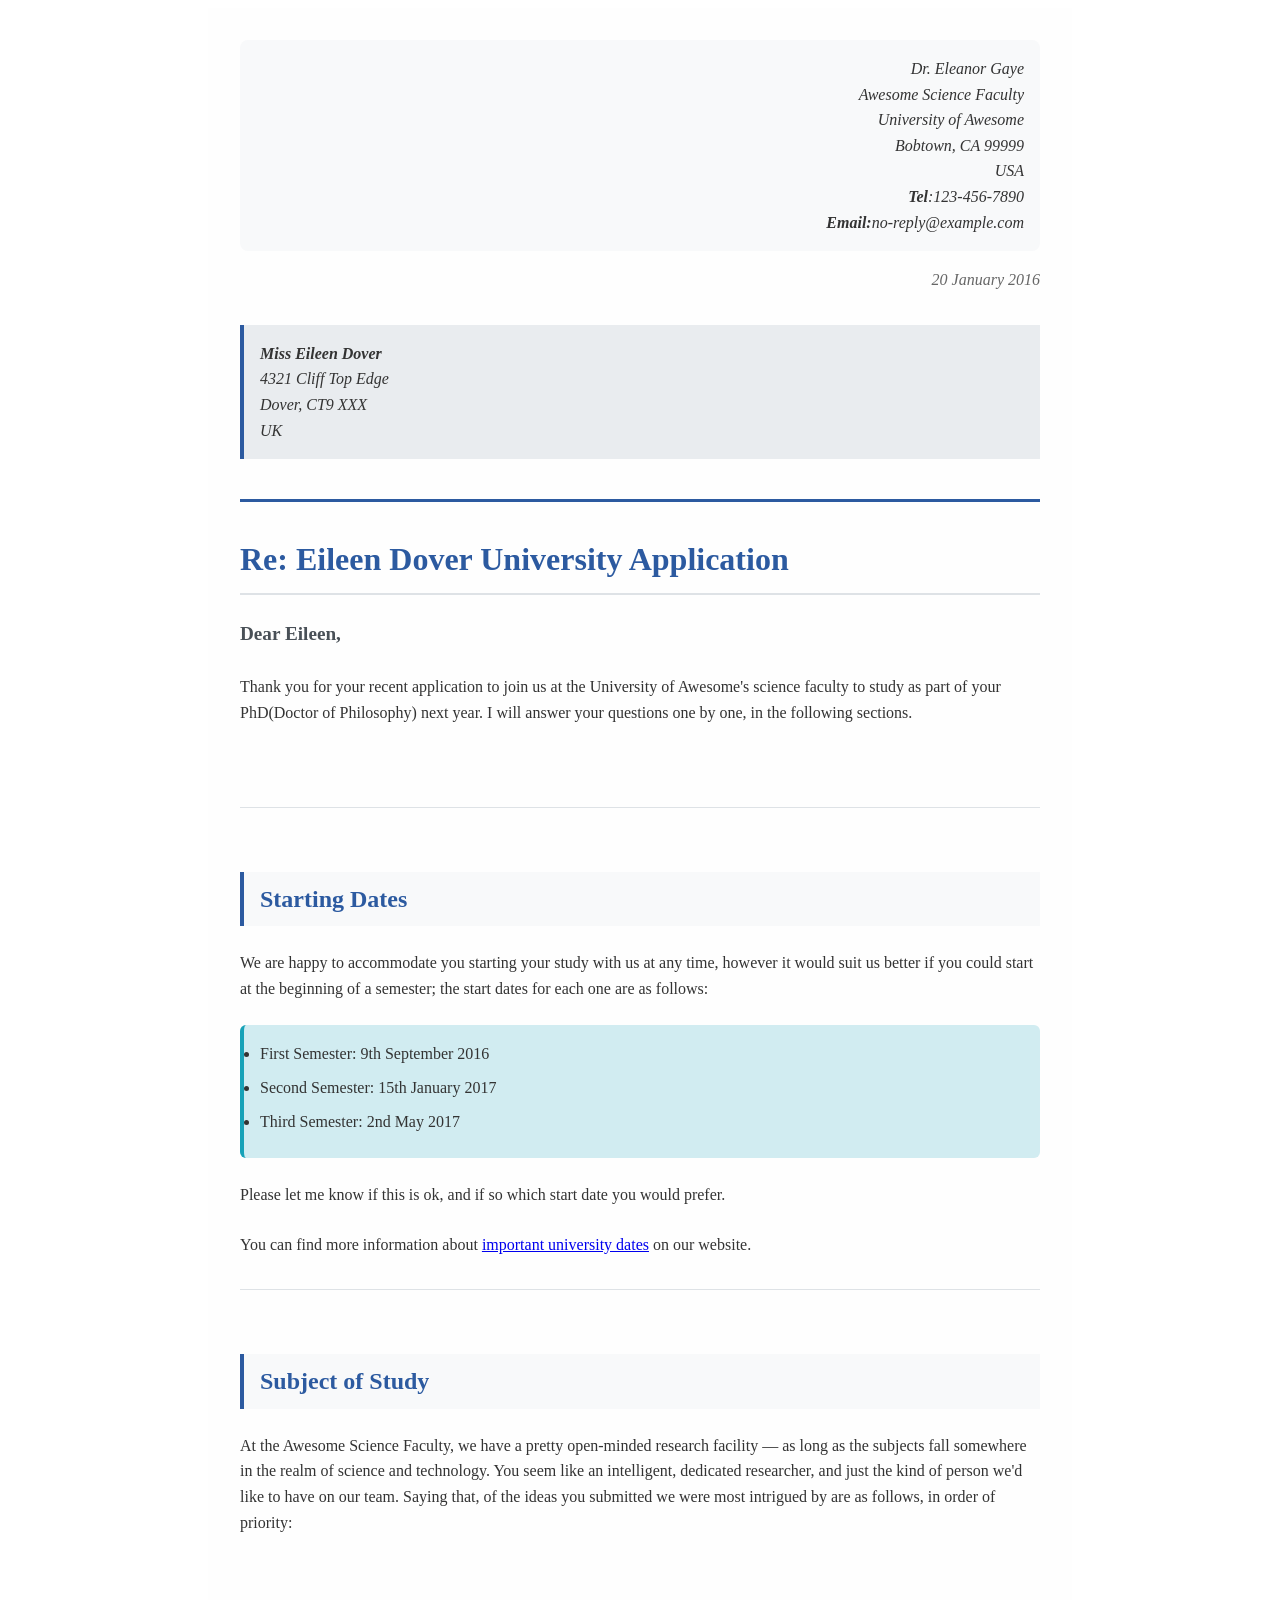
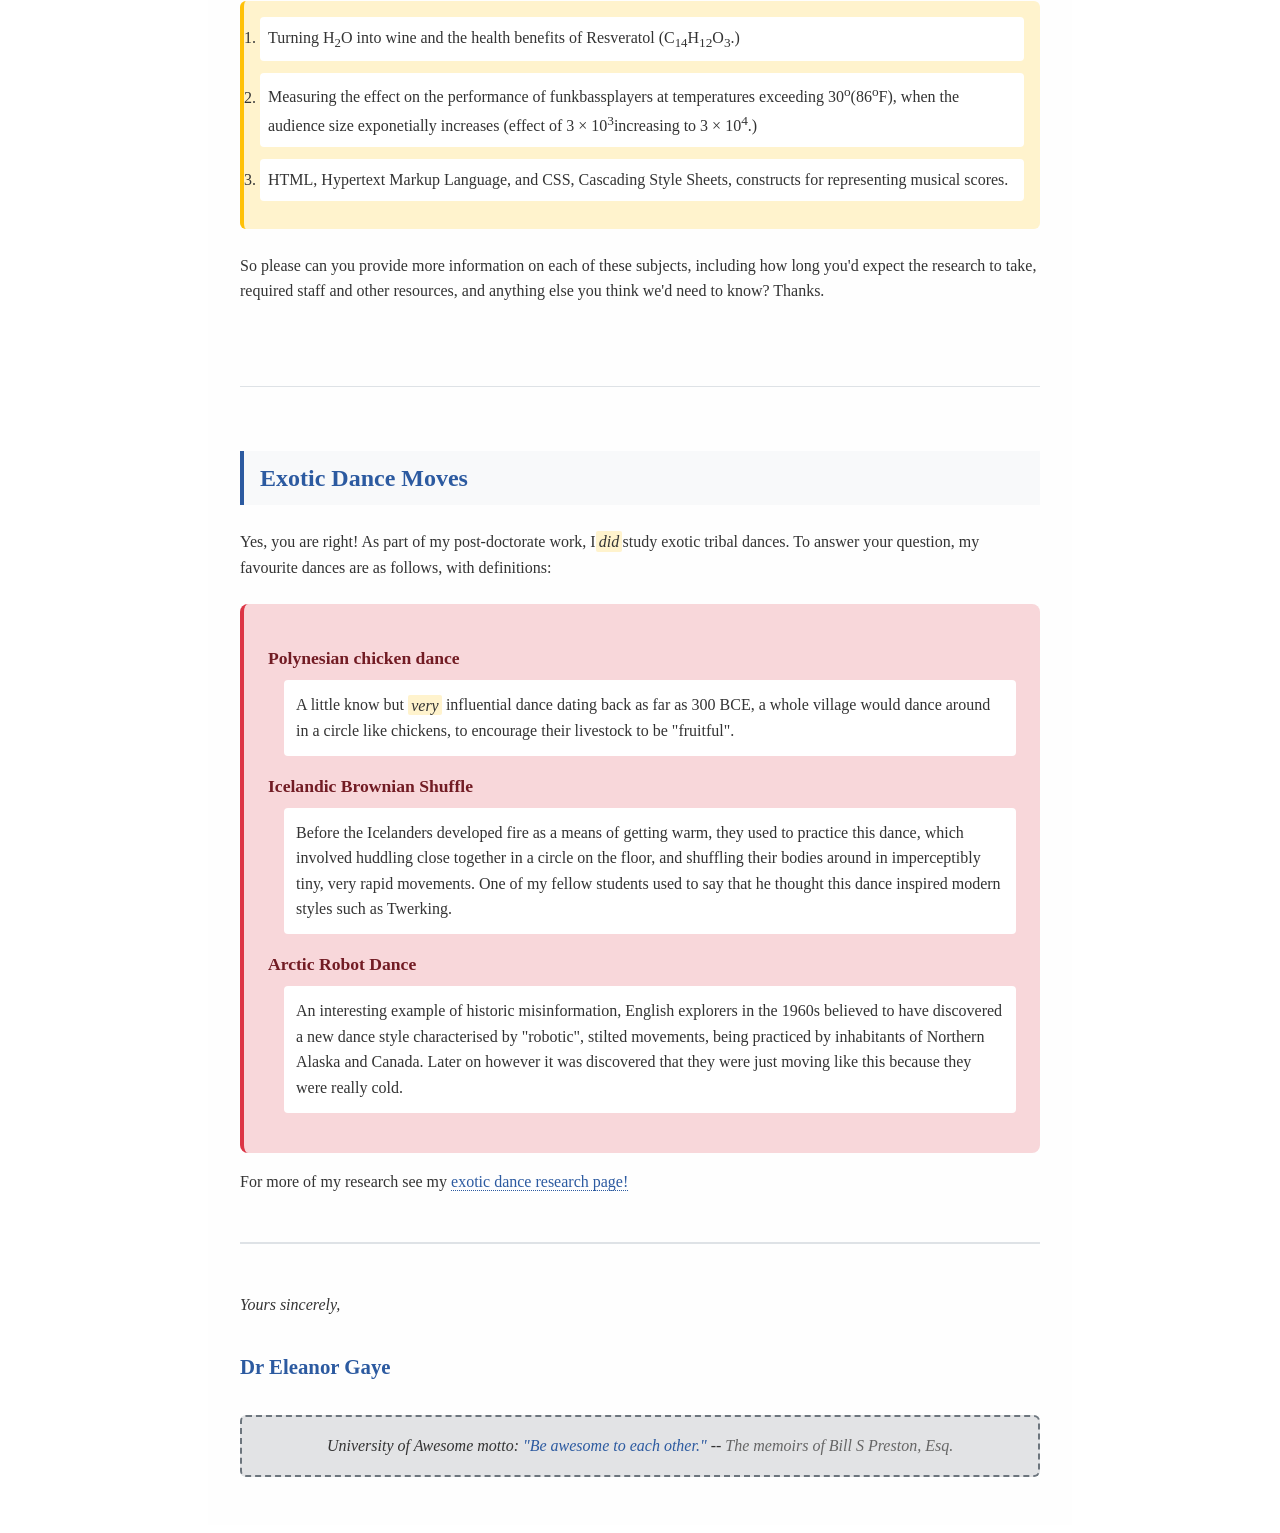
<file: index.html>
<!DOCTYPE html>
<html lang="en-US">
    <head>
        <meta charset="utf-8">
        <title> Letter to Eileen Dover </title>
        <link rel="stylesheet" href="tutorial_1_letter_styles.css">
    </head>
    <body>
        <div class="letter-document">

            <address class="sender-info">
                <em>Dr. Eleanor Gaye <br>
                Awesome Science Faculty <br>
                University of Awesome <br>
                Bobtown, CA 99999 <br>
                USA <br> </em>
                <strong><em>Tel</em></strong><em>:123-456-7890</em><br>
                <strong><em>Email:</em></strong><em>no-reply@example.com</em>
            </address>

            <p class="letter-date">20 January 2016</p>

            <address class="recipient-info">
                <strong>Miss Eileen Dover</strong> <br>
                4321 Cliff Top Edge<br>
                Dover, CT9 XXX<br>
                UK<br>
            </address>

            <div class = "letter-header"></div>

            <h1 class="letter-subject">Re: Eileen Dover University Application</h1>

            <p class="letter-greeting">Dear Eileen,</p>
            <p class="letter-paragraph">Thank you for your recent application to join us at the University of Awesome's science faculty to study as part of your <a class= "abbrevation">PhD</a>(Doctor of Philosophy) next year. I will answer your questions one by one, in the following sections.</p><br>

            <div class="content-section"></div>
            
            <h2 class="section-heading">Starting Dates</h2>

            <p class="letter-paragraph">We are happy to accommodate you starting your study with us at any time, however it would suit us better if you could start at the beginning of a semester; the start dates for each one are as follows:</p>
            <ul class="semester-dates li">
                <li>First Semester: 9th September 2016</li>
                <li>Second Semester: 15th January 2017</li>
                <li>Third Semester: 2nd May 2017</li>
            </ul>

            <p class="letter-paragraph">Please let me know if this is ok, and if so which start date you would prefer.</p>

            <p class="letter-paragraph"> You can find more information about <a href="letter-link">important university dates</a> on our website.</p>

            <div class="content-section"> </div>

            <h2 class="section-heading">Subject of Study</h2>

            <p class="letter-paragraph">At the Awesome Science Faculty, we have a pretty open-minded research facility — as long as the subjects fall somewhere in the realm of science and technology. You seem like an intelligent, dedicated researcher, and just the kind of person we'd like to have on our team. Saying that, of the ideas you submitted we were most intrigued by are as follows, in order of priority:</p><br>
            
            <ol class="priority-list li ">
                <li>Turning H<sub class="subscript">2</sub>O into wine and the health benefits of Resveratol (C<sub class="subscript">14</sub>H<sub>12</sub>O<sub>3</sub>.)</li>
                <li>Measuring the effect on the performance of funkbassplayers at temperatures exceeding 30<sup>o</sup>(86<sup>o</sup>F), when the audience size exponetially increases (effect of 3 &times; 10<sup>3</sup>increasing to 3 &times; 10<sup>4</sup>.)</li>
                <li><a class= "abbrevation">HTML</a>, Hypertext Markup Language, and <a class= "abbrevation">CSS</a>, Cascading Style Sheets, constructs for representing musical scores.</li>
            </ol>

            <p class="letter-paragraph">So please can you provide more information on each of these subjects, including how long you'd expect the research to take, required staff and other resources, and anything else you think we'd need to know? Thanks.</p><br>

            <div class="content-section"></div>

            <h2 class="section-heading">Exotic Dance Moves</h2>

            <p class="letter-paragraph">Yes, you are right! As part of my post-doctorate work, I<em class="emphasis">did</em>study exotic tribal dances. To answer your question, my favourite dances are as follows, with definitions:</p>
            <dl class="dance-definitions">
                <dt class="dance-term">Polynesian chicken dance</dt>
                <dd class="dance-definition">A little know but <em class="emphasis">very</em> influential dance dating back as far as 300 <a class= "abbrevation">BCE</a>, a whole village would dance around in a circle like chickens, to encourage their livestock to be "fruitful".</dd>
                <dt class="dance-term">Icelandic Brownian Shuffle</dt>
                <dd class="dance-definition">Before the Icelanders developed fire as a means of getting warm, they used to practice this dance, which involved huddling close together in a circle on the floor, and shuffling their bodies around in imperceptibly tiny, very rapid movements. One of my fellow students used to say that he thought this dance inspired modern styles such as Twerking.</dd>
                <dt class="dance-term">Arctic Robot Dance</dt>
                <dd class="dance-definition">An interesting example of historic misinformation, English explorers in the 1960s believed to have discovered a new dance style characterised by "robotic", stilted movements, being practiced by inhabitants of Northern Alaska and Canada. Later on however it was discovered that they were just moving like this because they were really cold.</dd>
            </dl>
            <p class="letter-pargraph">For more of my research see my <a class="letter-link">exotic dance research page!</a></p>

            <!-- This is the letter end -->
            <div class="letter-closing"></div>

            <p class="closing-phrase">Yours sincerely,</p>

            <p class="signature">Dr Eleanor Gaye</p>

            <p class="university-motto">University of Awesome motto: <span class="inline-quote">"Be awesome to each other."</span> -- <span class="citation">The memoirs of Bill S Preston, <a class="abbrevation">Esq.</a></span></p>
        </div>
    </body>
</html>
</file>
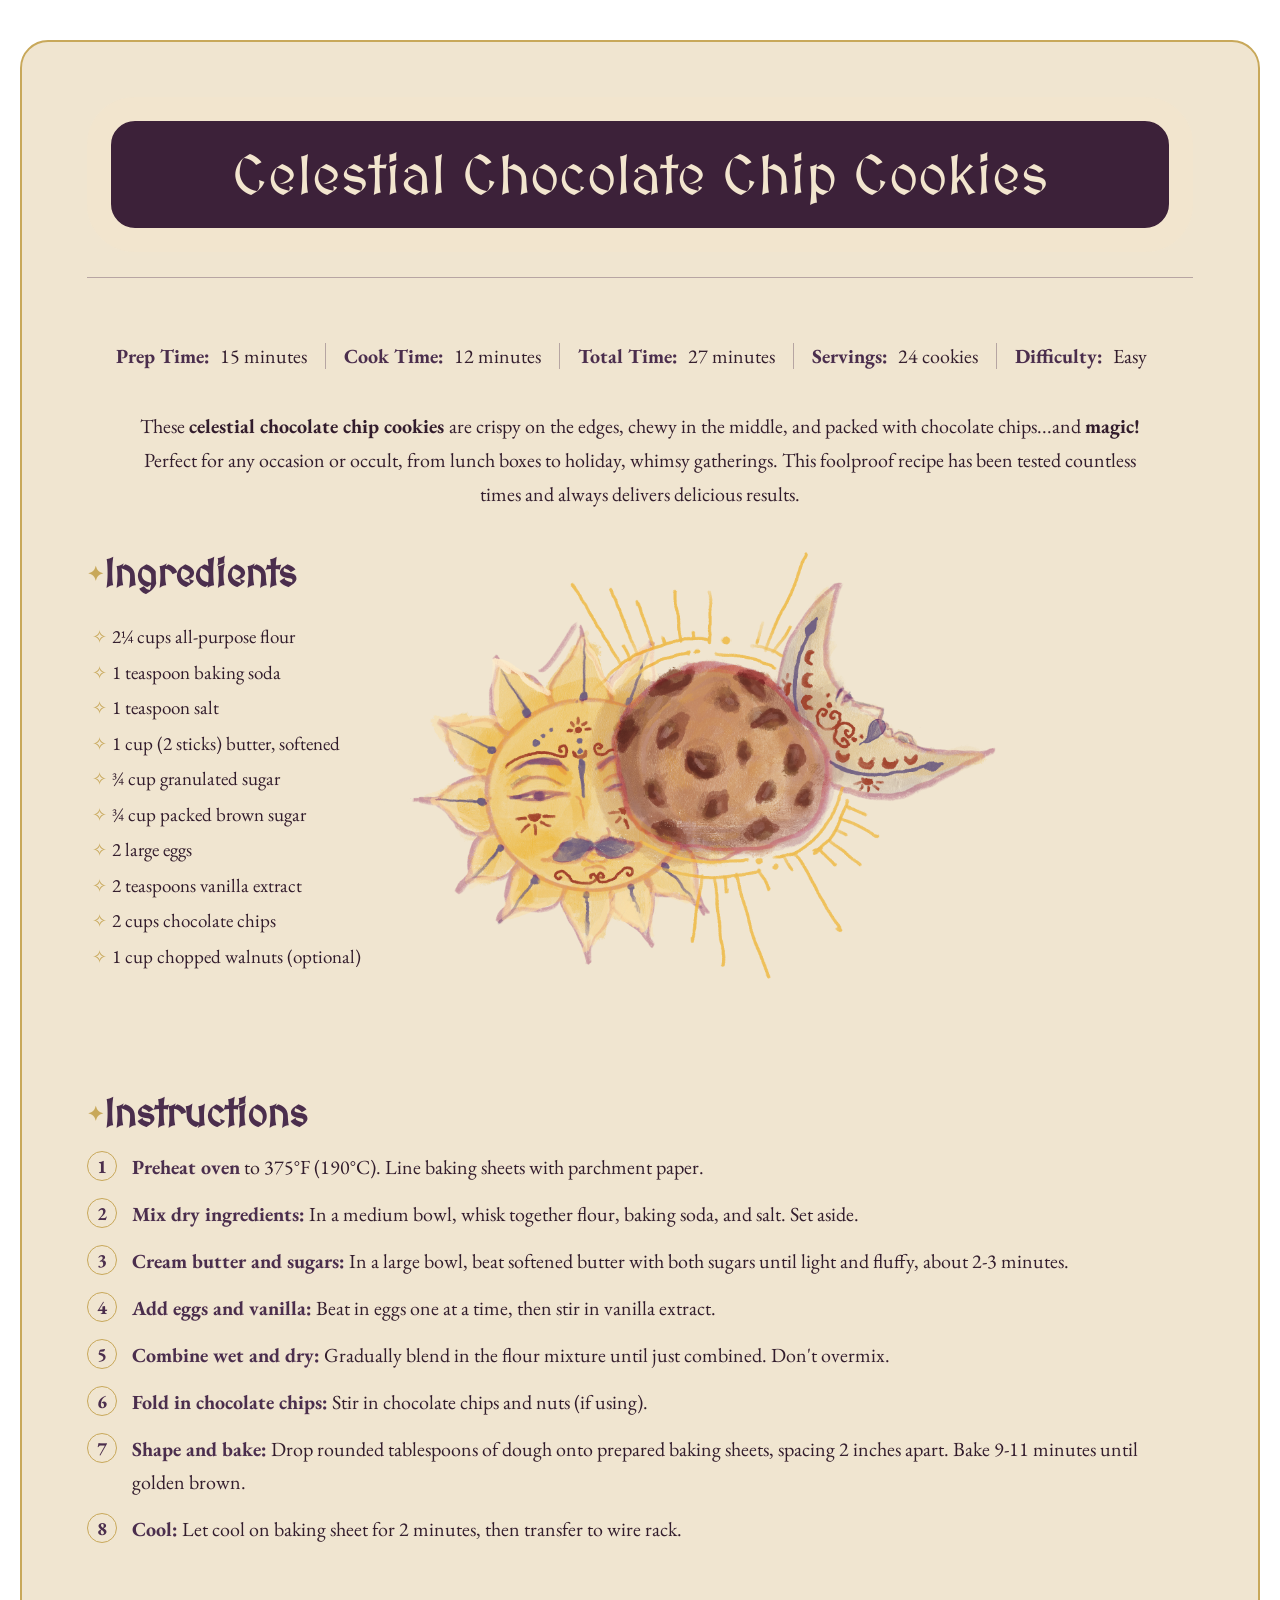
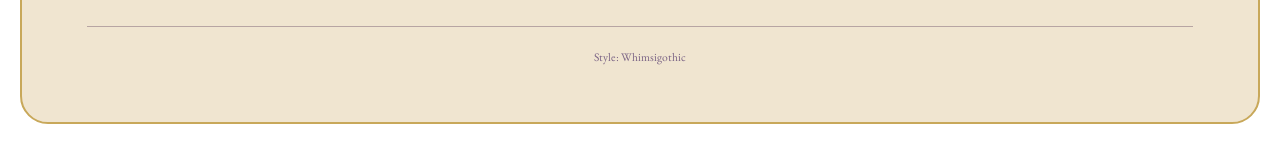
<file: asst_1_recipe/index.html>
<!DOCTYPE html>
<html lang="en">
<head>
    <meta charset="UTF-8">
    <meta name="viewport" content="width=device-width, initial-scale=1.0">
    <title>Recipe Card Assignment - Make This Beautiful!</title>
    <link rel="stylesheet" href="style.css">
</head>
<body>
    <div class="recipe-container">
        <!-- Recipe Header Section -->
        <header class="recipe-header">
            <h1 class="recipe-title">Celestial Chocolate Chip Cookies</h1>
                <img src= "Celestial cookie.png"
                 alt="A cookie and it's in front of a decorative Sun and Moon"
                 class="recipe-image">
        </header>

        <!-- Recipe Meta Information -->
        <section class="recipe-meta">
            <div class="meta-item">
                <strong>Prep Time:</strong> 15 minutes
            </div>
            <div class="meta-item">
                <strong>Cook Time:</strong> 12 minutes
            </div>
            <div class="meta-item">
                <strong>Total Time:</strong> 27 minutes
            </div>
            <div class="meta-item">
                <strong>Servings:</strong> 24 cookies
            </div>
            <div class="meta-item">
                <strong>Difficulty:</strong> Easy
            </div>
        </section>

        <!-- Recipe Description -->
        <section class="recipe-description">
            <p>These <strong>celestial chocolate chip cookies </strong> are crispy on the edges, chewy in the middle, and packed with chocolate chips...and <strong>magic!</strong> Perfect for any occasion or occult, from lunch boxes to holiday, whimsy gatherings. This foolproof recipe has been tested countless times and always delivers delicious results.</p>
        </section>

        <!-- Ingredients Section -->
        <section class="ingredients-section">
            <h2>Ingredients</h2>
            <ul class="ingredients-list">
                <li>2¼ cups all-purpose flour</li>
                <li>1 teaspoon baking soda</li>
                <li>1 teaspoon salt</li>
                <li>1 cup (2 sticks) butter, softened</li>
                <li>¾ cup granulated sugar</li>
                <li>¾ cup packed brown sugar</li>
                <li>2 large eggs</li>
                <li>2 teaspoons vanilla extract</li>
                <li>2 cups chocolate chips</li>
                <li>1 cup chopped walnuts (optional)</li>
            </ul>
        </section>

        <!-- Instructions Section -->
        <section class="instructions-section">
            <h2>Instructions</h2>
            <ol class="instructions-list">
                <li class="instruction-step">
                    <strong>Preheat oven</strong> to 375°F (190°C). Line baking sheets with parchment paper.
                </li>
                <li class="instruction-step">
                    <strong>Mix dry ingredients:</strong> In a medium bowl, whisk together flour, baking soda, and salt. Set aside.
                </li>
                <li class="instruction-step">
                    <strong>Cream butter and sugars:</strong> In a large bowl, beat softened butter with both sugars until light and fluffy, about 2-3 minutes.
                </li>
                <li class="instruction-step">
                    <strong>Add eggs and vanilla:</strong> Beat in eggs one at a time, then stir in vanilla extract.
                </li>
                <li class="instruction-step">
                    <strong>Combine wet and dry:</strong> Gradually blend in the flour mixture until just combined. Don't overmix.
                </li>
                <li class="instruction-step">
                    <strong>Fold in chocolate chips:</strong> Stir in chocolate chips and nuts (if using).
                </li>
                <li class="instruction-step">
                    <strong>Shape and bake:</strong> Drop rounded tablespoons of dough onto prepared baking sheets, spacing 2 inches apart. Bake 9-11 minutes until golden brown.
                </li>
                <li class="instruction-step">
                    <strong>Cool:</strong> Let cool on baking sheet for 2 minutes, then transfer to wire rack.
                </li>
            </ol>
        </section>

        <!-- Recipe Footer -->
        <footer class="recipe-footer">
            <p>Style: Whimsigothic </p>
        </footer>
    </div>

    <!-- Assignment Instructions (remove this section when styling) -->
    <div style="background: white; border: 3px solid black; margin: 20px; padding: 20px; font-family: Arial;">
        </ul>
    </div>
</body>
</html>
</file>
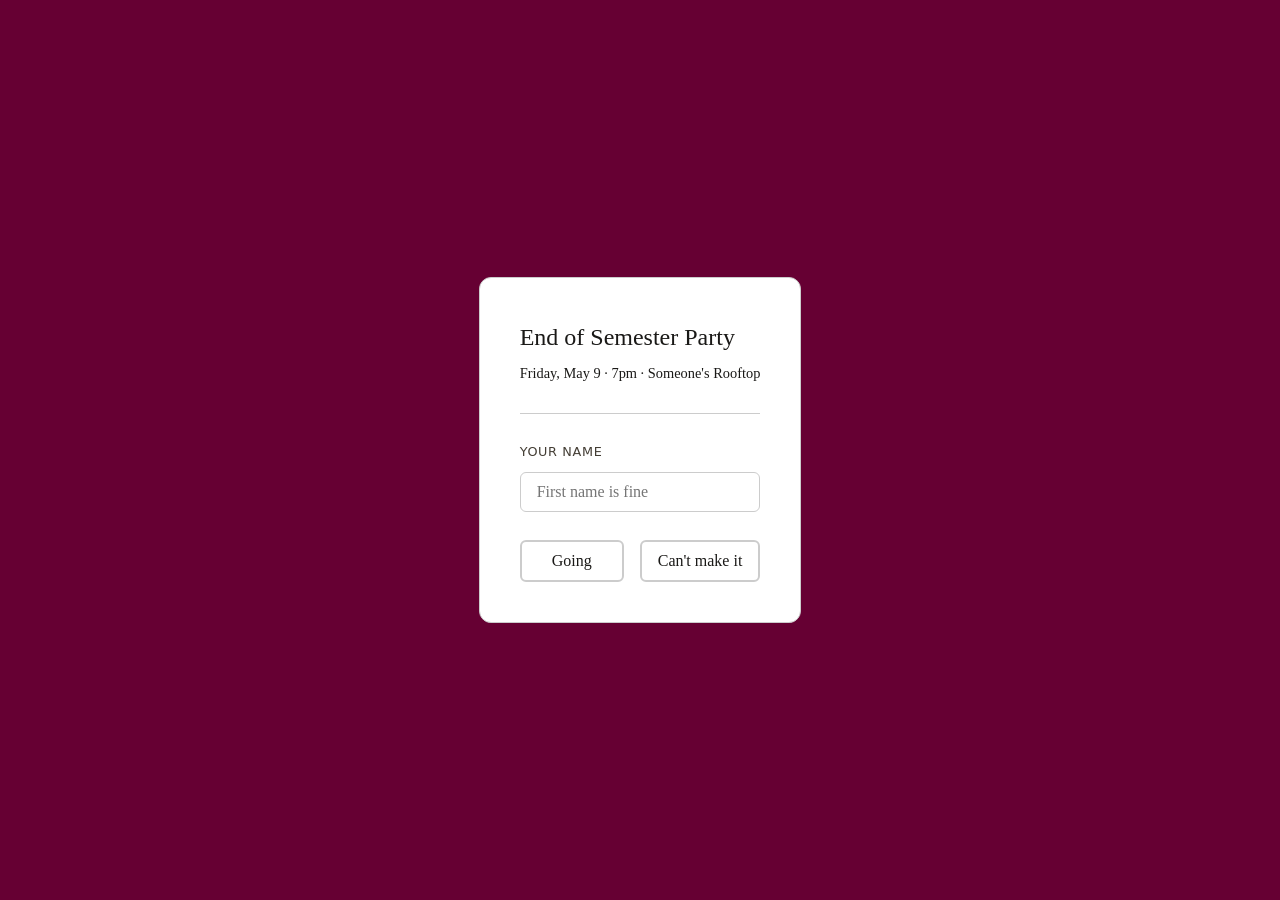
<file: tutorial 4/index.html>
<!DOCTYPE html>
<html lang="en">
<head>
  <meta charset="UTF-8">
  <meta name="viewport" content="width=device-width, initial-scale=1.0">
  <title>Tutorial 4: JavaScript Fundamentals</title>
  <link rel="stylesheet" href="style.css">
</head>
<body>

  <div class="page">

    <!-- ── the RSVP card ──────────────────────────────── -->
    <div class="card" id="rsvp-card">

      <div class="event-header">
        <h1 class="event-title">End of Semester Party</h1>
        <p class="event-meta">Friday, May 9 &middot; 7pm &middot; Someone's Rooftop</p>
      </div>

      <!-- string: name -->
      <div class="field">
        <label for="name-input">Your name</label>
        <input type="text" id="name-input" placeholder="First name is fine">
      </div>

      <!-- boolean: going or not -->
      <div class="rsvp-buttons">
        <button class="btn btn-yes" id="btn-yes">Going</button>
        <button class="btn btn-no"  id="btn-no">Can't make it</button>
      </div>

      <!-- number: guest count, hidden until yes -->
      <div class="guest-field hidden" id="guest-field">
        <label for="guest-input">Bringing anyone?</label>
        <input type="number" id="guest-input" value="0" min="0" max="10">
      </div>

      <!-- confirmation messages, hidden until a choice is made -->
      <div class="confirmation hidden" id="confirmation"></div>
      <div class="regret     hidden" id="regret"></div>

    </div>

  </div>

  <script src="script.js"></script>
</body>
</html>
</file>
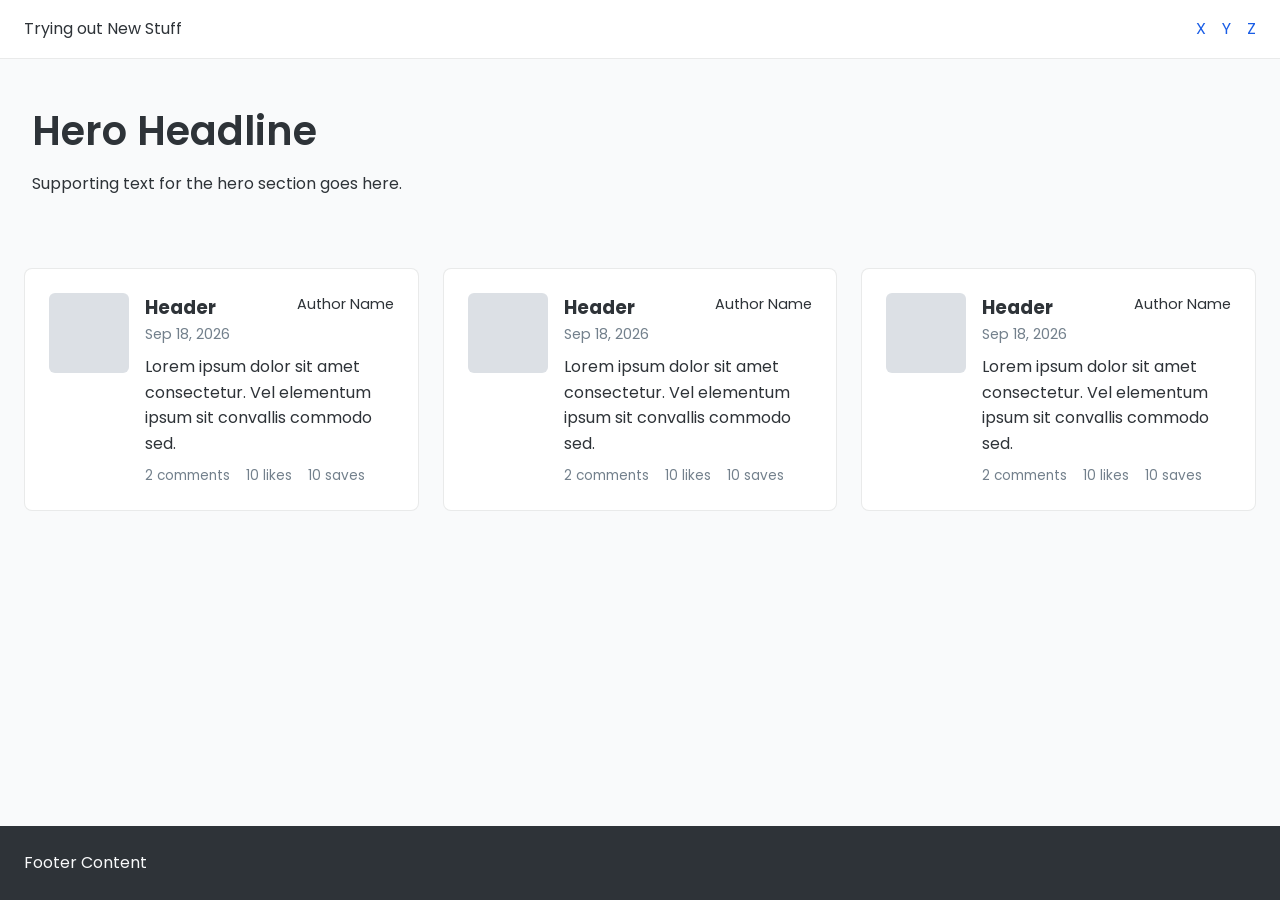
<file: tutorial_2/index.html>
<!DOCTYPE html>
<html lang="en">
<head>
  <meta charset="UTF-8">
  <meta name="viewport" content="width=device-width, initial-scale=1.0">
  <title>Tutorial 3: Grid Layout</title>
  <link rel="stylesheet" href="style.css">
</head>
<body class="page-layout">
  <header class="site-header">
    <nav class="header-nav">
      <span class="logo">Trying out New Stuff</span>
      <ul class="nav-links">
        <li><a href="#">X</a></li>
        <li><a href="#">Y</a></li>
        <li><a href="#">Z</a></li>
      </ul>
    </nav>
  </header>

  <main class="hero-section">
    <h1>Hero Headline</h1>
    <p>Supporting text for the hero section goes here.</p>
  </main>

  <section class="list-section">

    <article class="list-item">
      <div class="item-image"></div>
      <div class="item-body">
        <div class="item-row">
          <div>
            <h3>Header</h3>
            <p class="item-date">Sep 18, 2026</p>
          </div>
          <div class="item-author">Author Name</div>
        </div>
        <p>Lorem ipsum dolor sit amet consectetur. Vel elementum ipsum sit convallis commodo sed.</p>
        <div class="item-stats">
          <span>2 comments</span>
          <span>10 likes</span>
          <span>10 saves</span>
        </div>
      </div>
    </article>

    <article class="list-item">
      <div class="item-image"></div>
      <div class="item-body">
        <div class="item-row">
          <div>
            <h3>Header</h3>
            <p class="item-date">Sep 18, 2026</p>
          </div>
          <div class="item-author">Author Name</div>
        </div>
        <p>Lorem ipsum dolor sit amet consectetur. Vel elementum ipsum sit convallis commodo sed.</p>
        <div class="item-stats">
          <span>2 comments</span>
          <span>10 likes</span>
          <span>10 saves</span>
        </div>
      </div>
    </article>

    <article class="list-item">
      <div class="item-image"></div>
      <div class="item-body">
        <div class="item-row">
          <div>
            <h3>Header</h3>
            <p class="item-date">Sep 18, 2026</p>
          </div>
          <div class="item-author">Author Name</div>
        </div>
        <p>Lorem ipsum dolor sit amet consectetur. Vel elementum ipsum sit convallis commodo sed.</p>
        <div class="item-stats">
          <span>2 comments</span>
          <span>10 likes</span>
          <span>10 saves</span>
        </div>
      </div>
    </article>

  </section>

  <footer class="site-footer">
    <p>Footer Content</p>
  </footer>
</body>
</html>
</file>
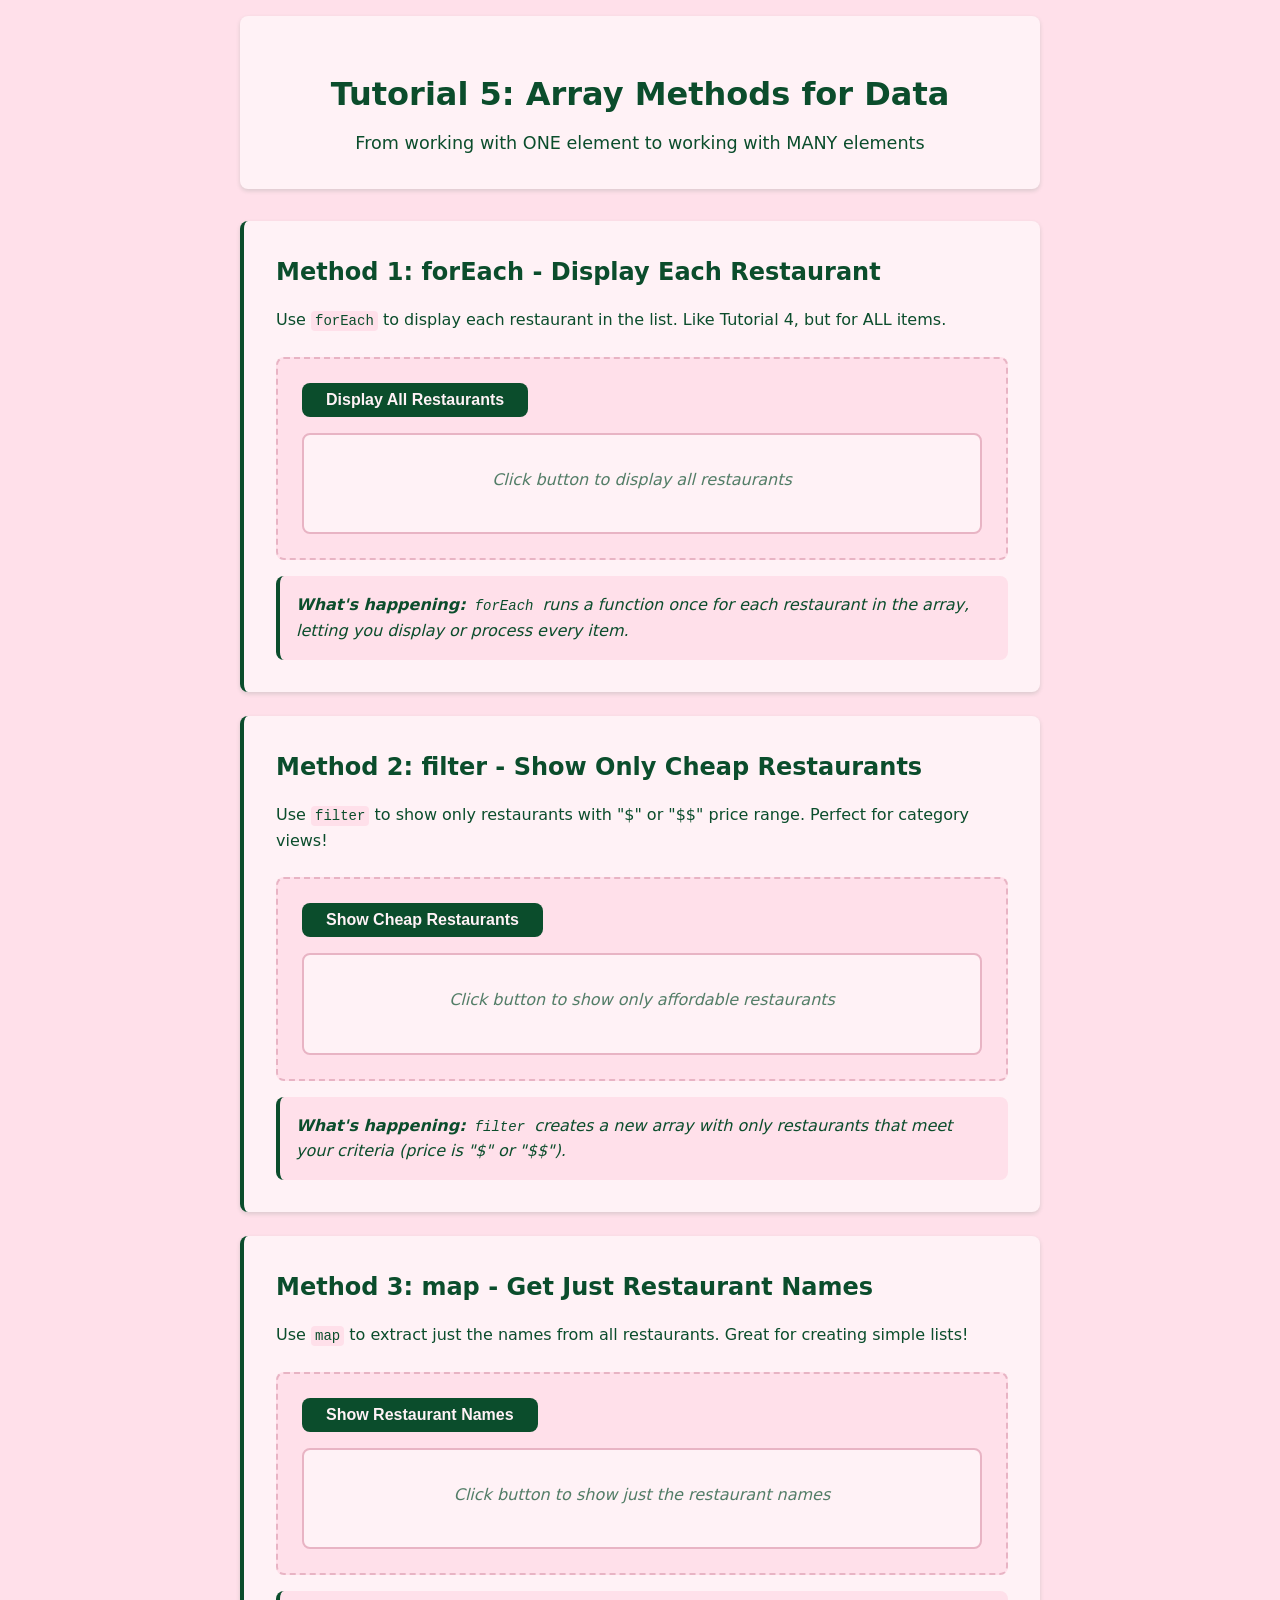
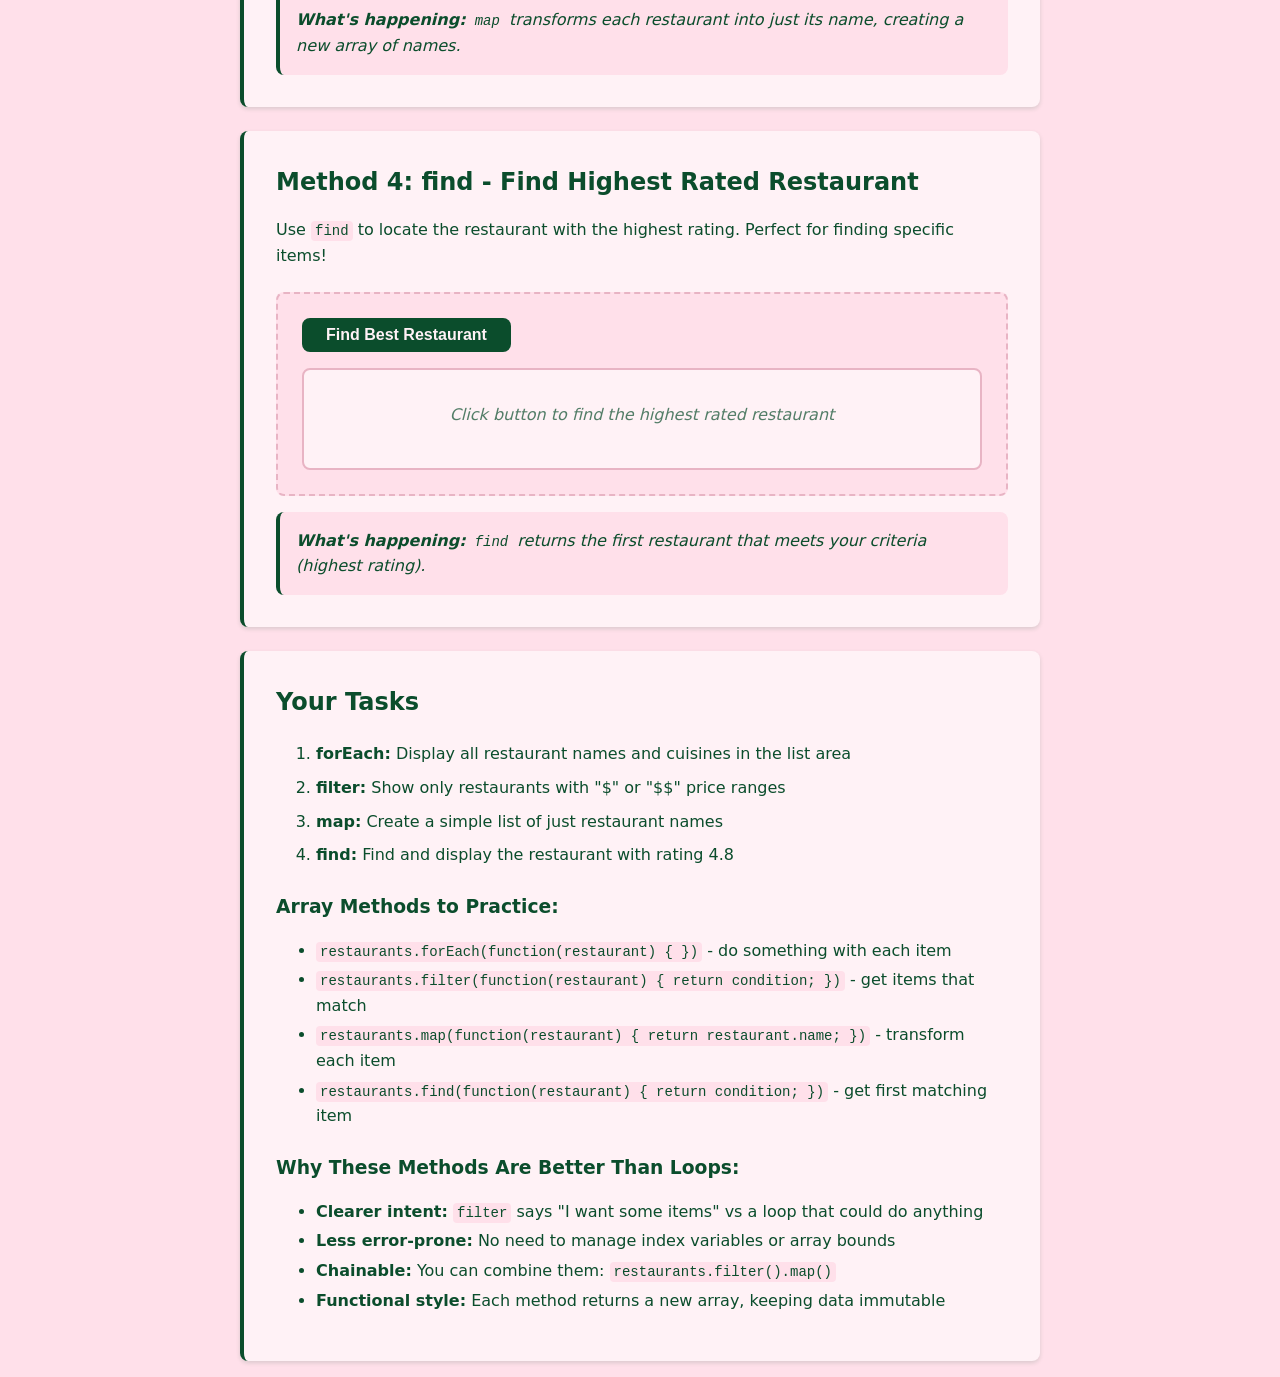
<file: tutorial_5/index.html>
<!DOCTYPE html>
<html lang="en">
<head>
    <meta charset="UTF-8">
    <meta name="viewport" content="width=device-width, initial-scale=1.0">
    <title>Tutorial 5: Array Methods for Data</title>
    <link rel="stylesheet" href="style.css">
</head>
<body>
    <div class="container">
        <header>
            <h1>Tutorial 5: Array Methods for Data</h1>
            <p>From working with ONE element to working with MANY elements</p>
        </header>

        <!-- Method 1: forEach - Do something to each item -->
        <section class="method-section">
            <h2>Method 1: forEach - Display Each Restaurant</h2>
            <p>Use <code>forEach</code> to display each restaurant in the list. Like Tutorial 4, but for ALL items.</p>
            
            <div class="demo-area">
                <button id="display-button" class="method-button">Display All Restaurants</button>
                <div id="restaurant-list" class="result-area">
                    <p class="placeholder">Click button to display all restaurants</p>
                </div>
            </div>
            
            <div class="explanation">
                <p><strong>What's happening:</strong> <code>forEach</code> runs a function once for each restaurant in the array, letting you display or process every item.</p>
            </div>
        </section>

        <!-- Method 2: filter - Show only items that match criteria -->
        <section class="method-section">
            <h2>Method 2: filter - Show Only Cheap Restaurants</h2>
            <p>Use <code>filter</code> to show only restaurants with "$" or "$$" price range. Perfect for category views!</p>
            
            <div class="demo-area">
                <button id="filter-button" class="method-button">Show Cheap Restaurants</button>
                <div id="filtered-list" class="result-area">
                    <p class="placeholder">Click button to show only affordable restaurants</p>
                </div>
            </div>
            
            <div class="explanation">
                <p><strong>What's happening:</strong> <code>filter</code> creates a new array with only restaurants that meet your criteria (price is "$" or "$$").</p>
            </div>
        </section>

        <!-- Method 3: map - Transform data to get specific information -->
        <section class="method-section">
            <h2>Method 3: map - Get Just Restaurant Names</h2>
            <p>Use <code>map</code> to extract just the names from all restaurants. Great for creating simple lists!</p>
            
            <div class="demo-area">
                <button id="map-button" class="method-button">Show Restaurant Names</button>
                <div id="mapped-list" class="result-area">
                    <p class="placeholder">Click button to show just the restaurant names</p>
                </div>
            </div>
            
            <div class="explanation">
                <p><strong>What's happening:</strong> <code>map</code> transforms each restaurant into just its name, creating a new array of names.</p>
            </div>
        </section>

        <!-- Method 4: find - Get one specific item -->
        <section class="method-section">
            <h2>Method 4: find - Find Highest Rated Restaurant</h2>
            <p>Use <code>find</code> to locate the restaurant with the highest rating. Perfect for finding specific items!</p>
            
            <div class="demo-area">
                <button id="find-button" class="method-button">Find Best Restaurant</button>
                <div id="found-item" class="result-area">
                    <p class="placeholder">Click button to find the highest rated restaurant</p>
                </div>
            </div>
            
            <div class="explanation">
                <p><strong>What's happening:</strong> <code>find</code> returns the first restaurant that meets your criteria (highest rating).</p>
            </div>
        </section>

        <!-- Tutorial Instructions -->
        <section class="tutorial-instructions">
            <h2>Your Tasks</h2>
            <ol>
                <li><strong>forEach:</strong> Display all restaurant names and cuisines in the list area</li>
                <li><strong>filter:</strong> Show only restaurants with "$" or "$$" price ranges</li>
                <li><strong>map:</strong> Create a simple list of just restaurant names</li>
                <li><strong>find:</strong> Find and display the restaurant with rating 4.8</li>
            </ol>
            
            <h3>Array Methods to Practice:</h3>
            <ul>
                <li><code>restaurants.forEach(function(restaurant) { })</code> - do something with each item</li>
                <li><code>restaurants.filter(function(restaurant) { return condition; })</code> - get items that match</li>
                <li><code>restaurants.map(function(restaurant) { return restaurant.name; })</code> - transform each item</li>
                <li><code>restaurants.find(function(restaurant) { return condition; })</code> - get first matching item</li>
            </ul>
            
            <h3>Why These Methods Are Better Than Loops:</h3>
            <ul>
                <li><strong>Clearer intent:</strong> <code>filter</code> says "I want some items" vs a loop that could do anything</li>
                <li><strong>Less error-prone:</strong> No need to manage index variables or array bounds</li>
                <li><strong>Chainable:</strong> You can combine them: <code>restaurants.filter().map()</code></li>
                <li><strong>Functional style:</strong> Each method returns a new array, keeping data immutable</li>
            </ul>
        </section>
    </div>

    <script src="script.js" defer></script>
</body>
</html>
</file>
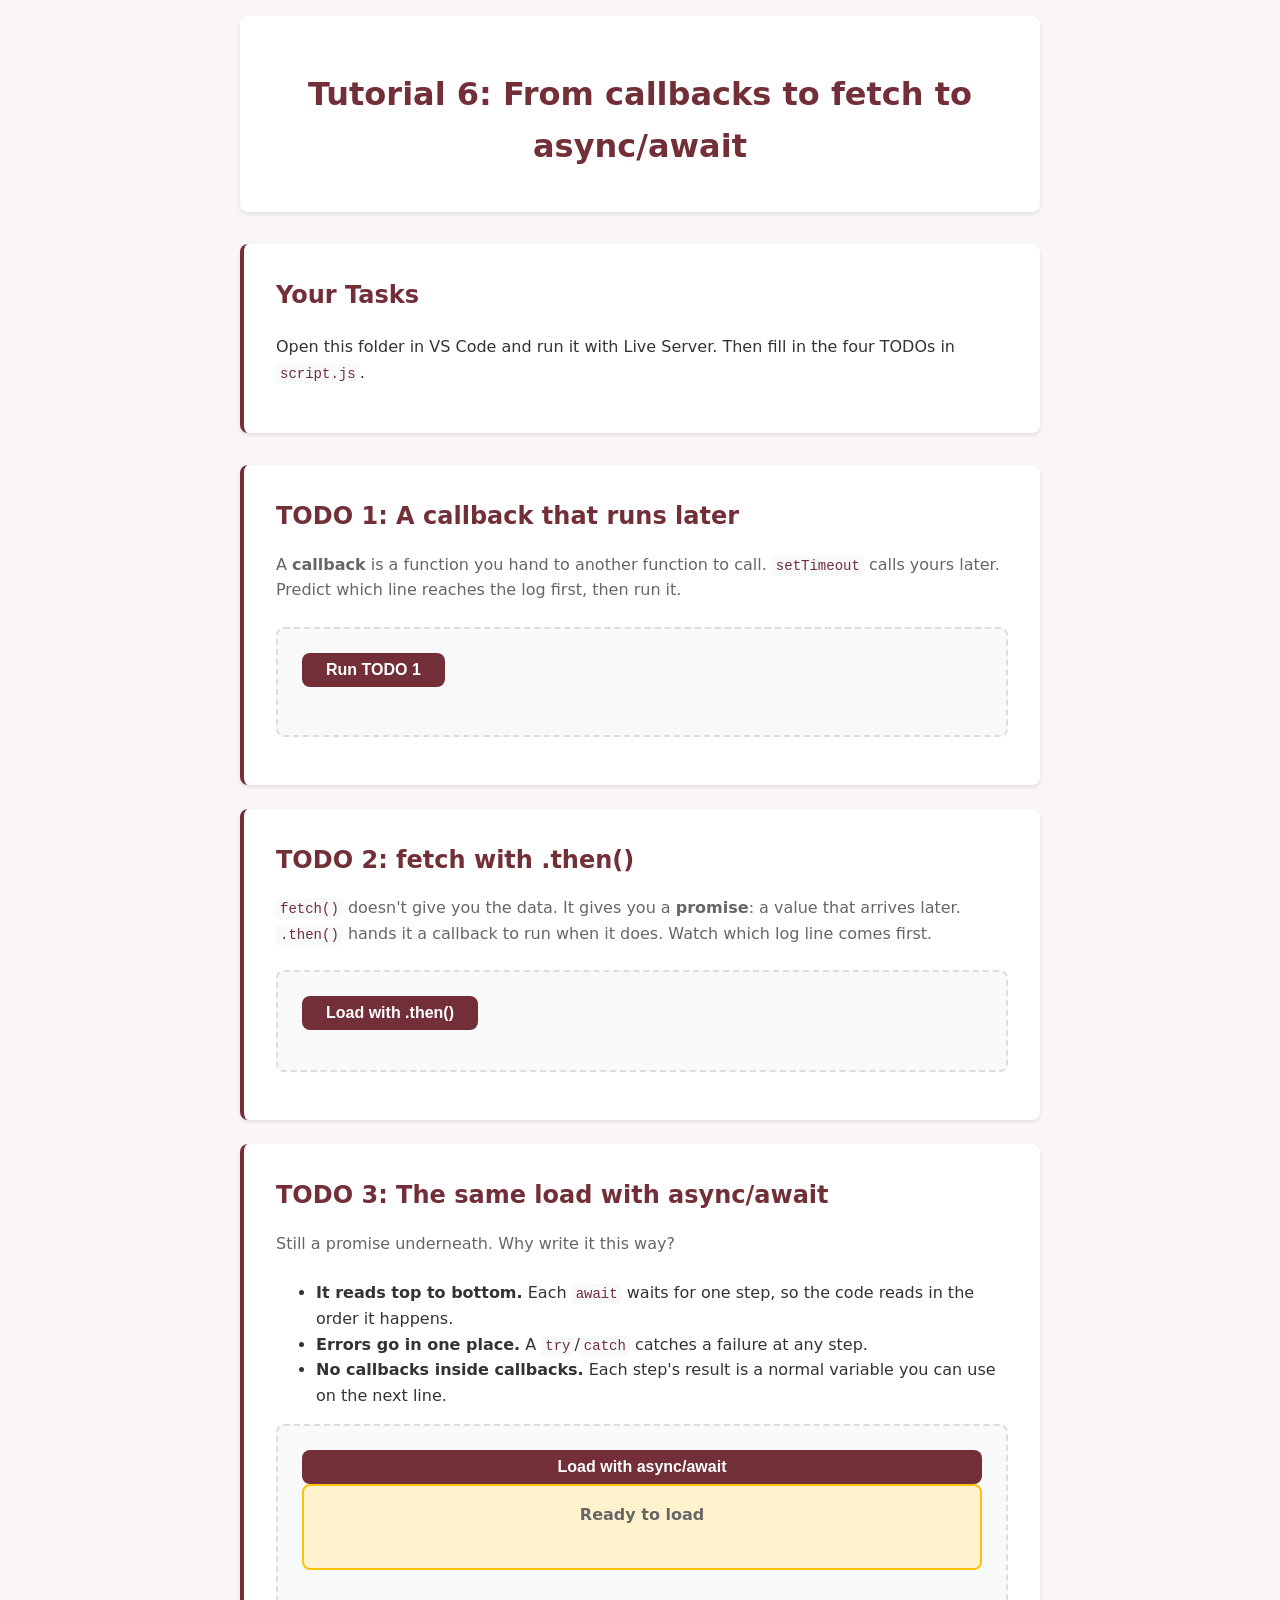
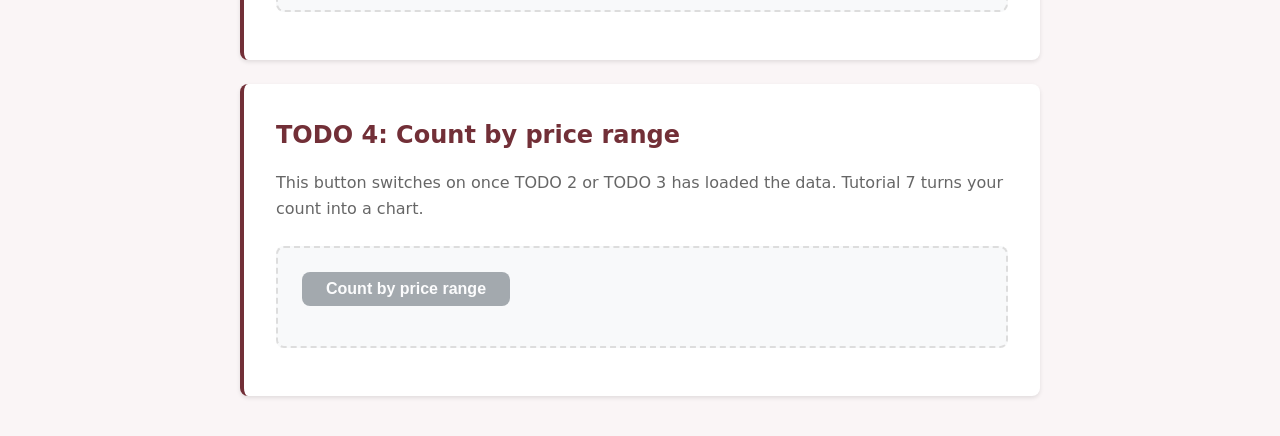
<file: tutorial_6/index.html>
<!DOCTYPE html>
<html lang="en">
<head>
    <meta charset="UTF-8">
    <meta name="viewport" content="width=device-width, initial-scale=1.0">
    <title>Tutorial 6: From callbacks to fetch to async/await</title>
    <link rel="stylesheet" href="style.css">
</head>
<body>
    <div class="container">
        <header>
            <h1>Tutorial 6: From callbacks to fetch to async/await</h1>
        </header>

        <section class="tutorial-instructions">
            <h2>Your Tasks</h2>
            <p>Open this folder in VS Code and run it with Live Server. Then fill in the four TODOs in <code>script.js</code>.</p>
        </section>

        <section class="method-section">
            <h2>TODO 1: A callback that runs later</h2>
            <p>A <strong>callback</strong> is a function you hand to another function to call. <code>setTimeout</code> calls yours later. Predict which line reaches the log first, then run it.</p>
            <div class="demo-area">
                <button id="run-todo-1" class="method-button" type="button">Run TODO 1</button>
                <p id="ready-output" class="big-output"></p>
                <ol id="log-todo-1" class="event-log"></ol>
            </div>
        </section>

        <section class="method-section">
            <h2>TODO 2: fetch with .then()</h2>
            <p><code>fetch()</code> doesn't give you the data. It gives you a <strong>promise</strong>: a value that arrives later. <code>.then()</code> hands it a callback to run when it does. Watch which log line comes first.</p>
            <div class="demo-area">
                <button id="load-then" class="method-button" type="button">Load with .then()</button>
                <ol id="log-then" class="event-log"></ol>
            </div>
        </section>

        <section class="method-section">
            <h2>TODO 3: The same load with async/await</h2>
            <p>Still a promise underneath. Why write it this way?</p>
            <ul>
                <li><strong>It reads top to bottom.</strong> Each <code>await</code> waits for one step, so the code reads in the order it happens.</li>
                <li><strong>Errors go in one place.</strong> A <code>try</code>/<code>catch</code> catches a failure at any step.</li>
                <li><strong>No callbacks inside callbacks.</strong> Each step's result is a normal variable you can use on the next line.</li>
            </ul>
            <div class="demo-area">
                <button id="load-await" class="load-button" type="button">Load with async/await</button>
                <div id="loading-status" class="status-display">
                    <p class="status-message">Ready to load</p>
                </div>
            </div>
        </section>

        <section class="method-section">
            <h2>TODO 4: Count by price range</h2>
            <p>This button switches on once TODO 2 or TODO 3 has loaded the data. Tutorial 7 turns your count into a chart.</p>
            <div class="demo-area">
                <button id="count-by-price" class="method-button" type="button" disabled>Count by price range</button>
                <div id="count-output"></div>
            </div>
        </section>
    </div>
    <script src="script.js"></script>
</body>
</html>
</file>
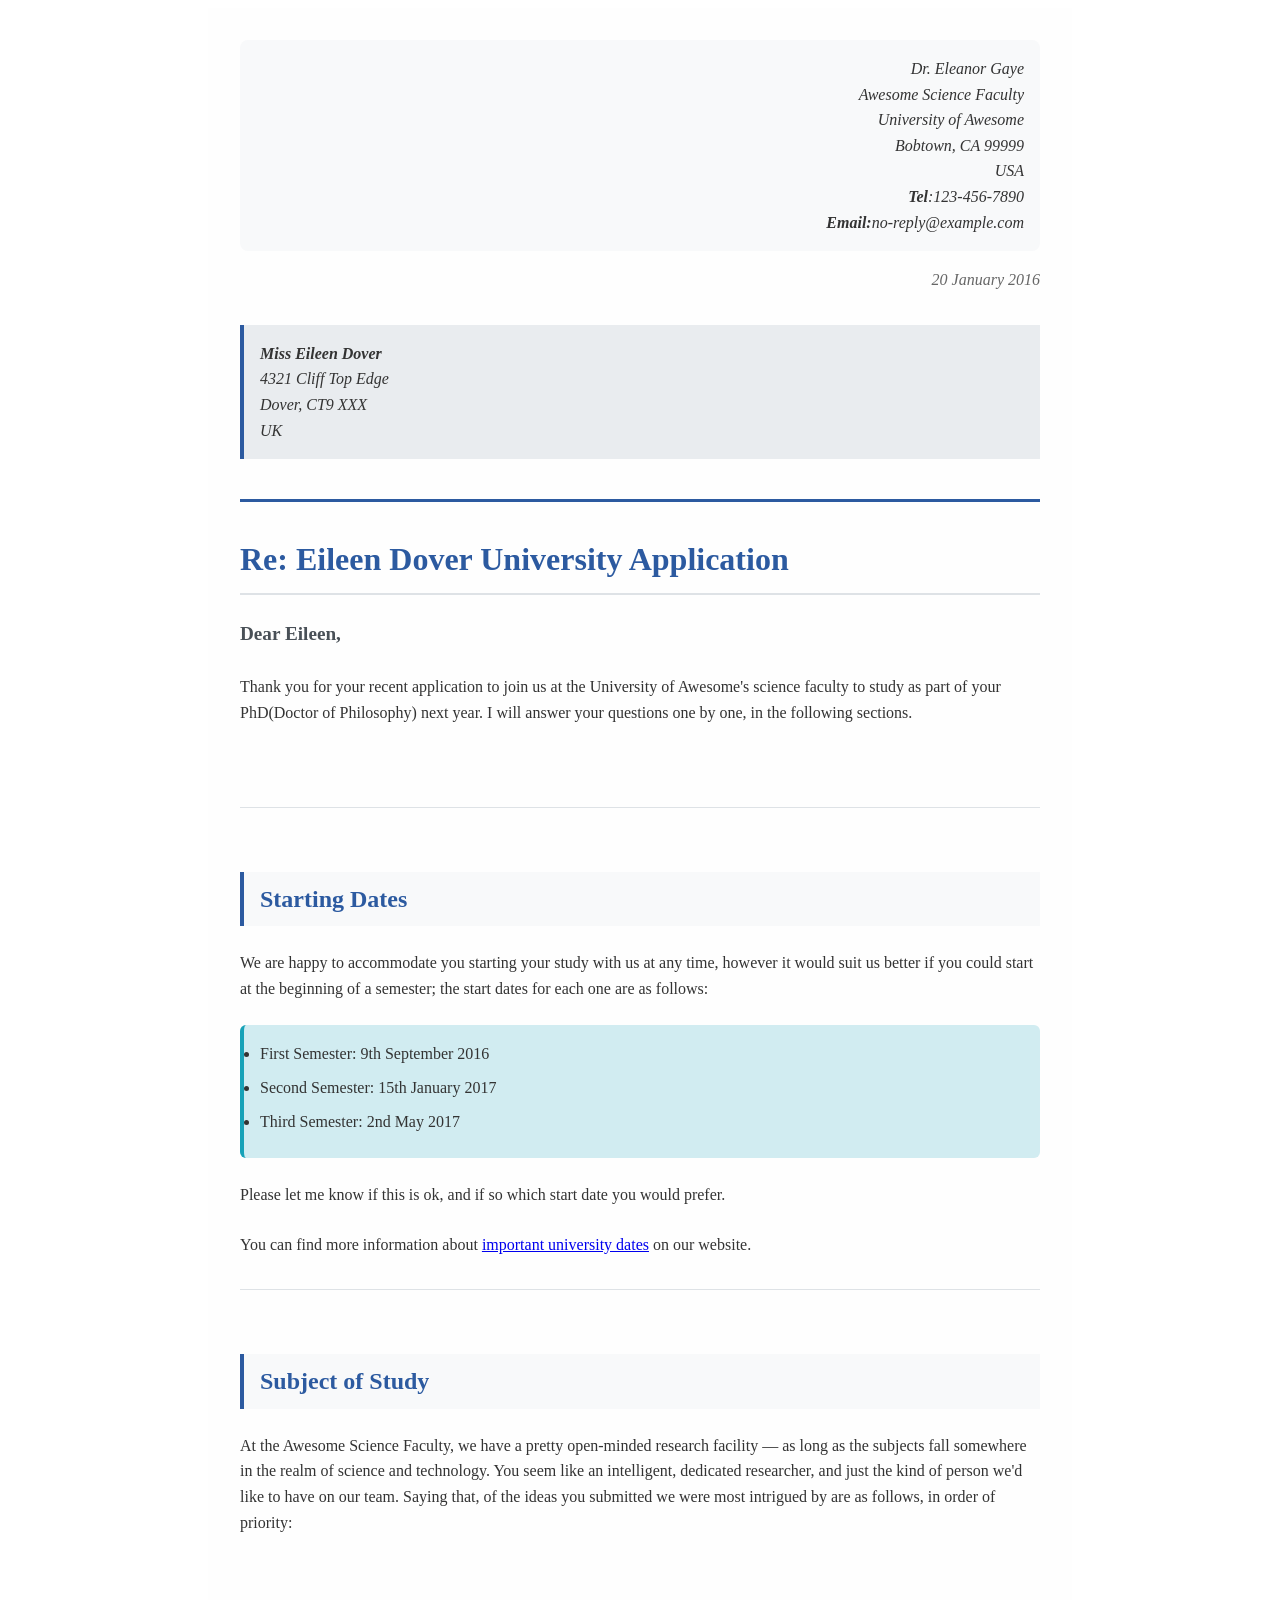
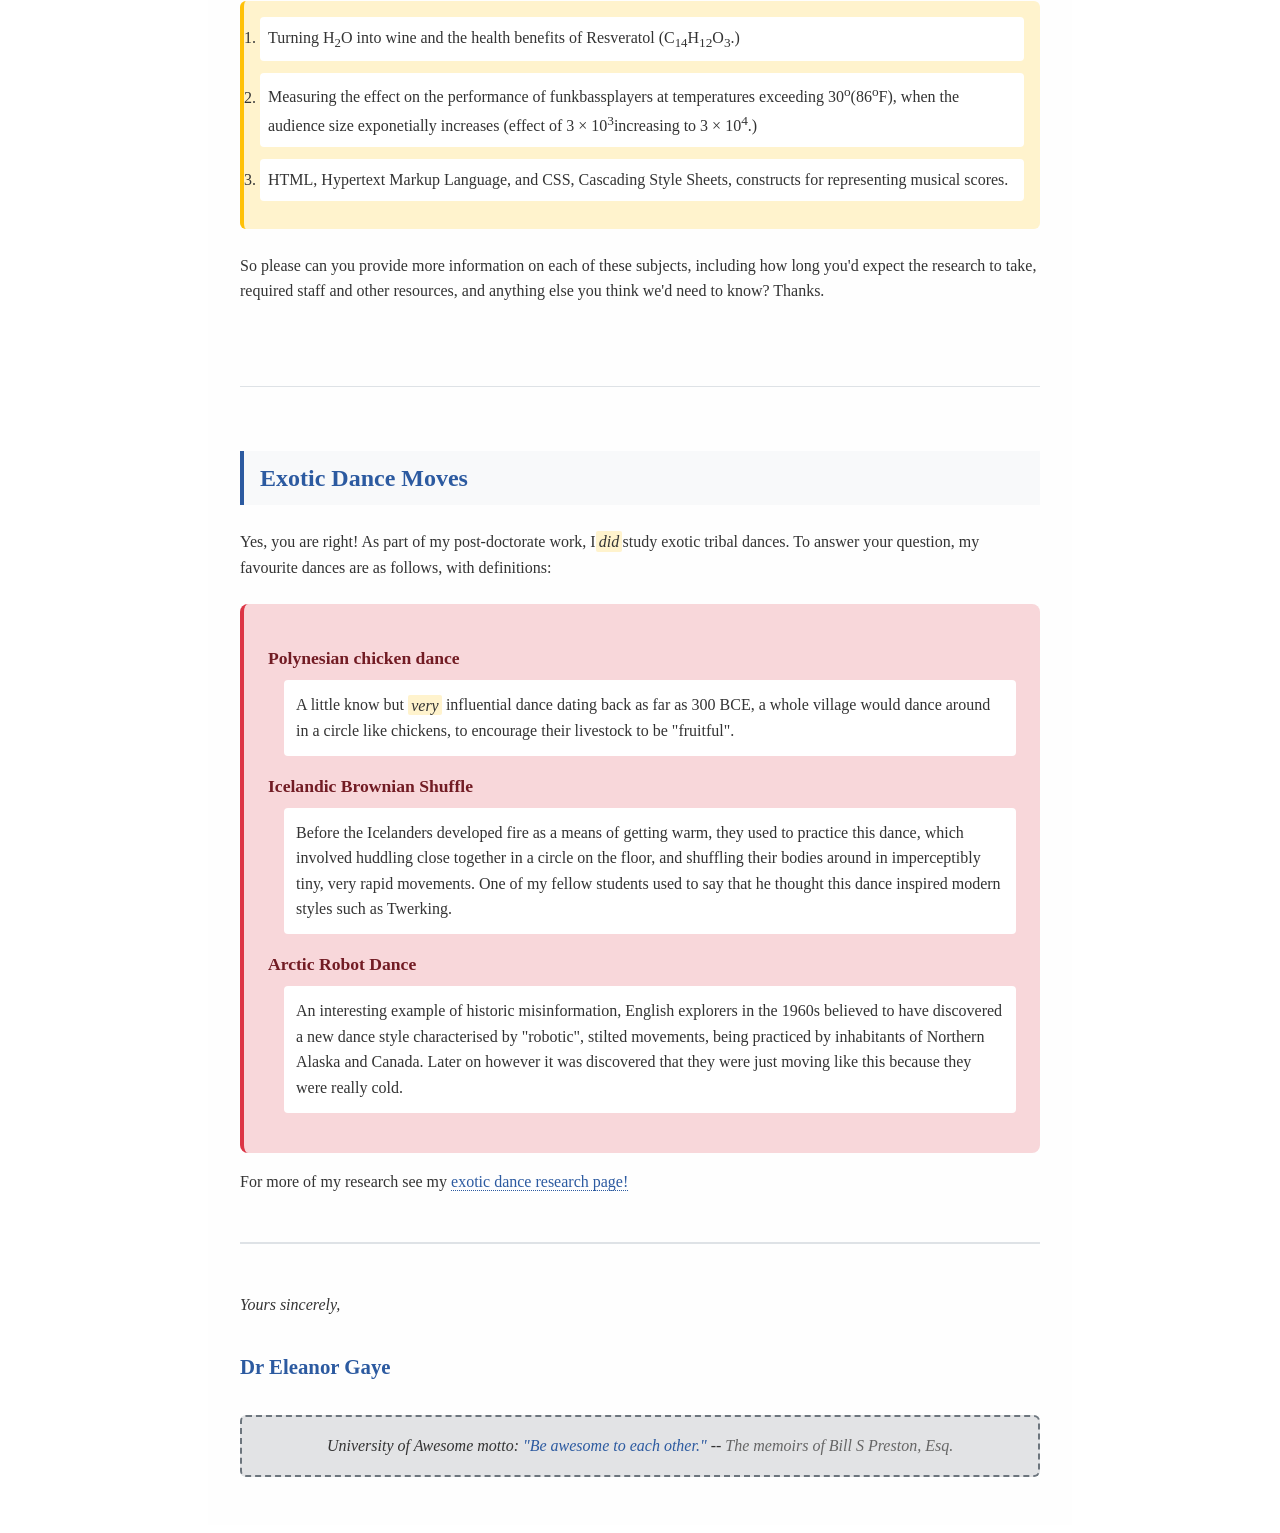
<file: tutorial_1.html>
<!DOCTYPE html>
<html lang="en-US">
    <head>
        <meta charset="utf-8">
        <title> Letter to Eileen Dover </title>
        <link rel="stylesheet" href="tutorial_1_letter_styles.css">
    </head>
    <body>
        <div class="letter-document">

            <address class="sender-info">
                <em>Dr. Eleanor Gaye <br>
                Awesome Science Faculty <br>
                University of Awesome <br>
                Bobtown, CA 99999 <br>
                USA <br> </em>
                <strong><em>Tel</em></strong><em>:123-456-7890</em><br>
                <strong><em>Email:</em></strong><em>no-reply@example.com</em>
            </address>

            <p class="letter-date">20 January 2016</p>

            <address class="recipient-info">
                <strong>Miss Eileen Dover</strong> <br>
                4321 Cliff Top Edge<br>
                Dover, CT9 XXX<br>
                UK<br>
            </address>

            <div class = "letter-header"></div>

            <h1 class="letter-subject">Re: Eileen Dover University Application</h1>

            <p class="letter-greeting">Dear Eileen,</p>
            <p class="letter-paragraph">Thank you for your recent application to join us at the University of Awesome's science faculty to study as part of your <a class= "abbrevation">PhD</a>(Doctor of Philosophy) next year. I will answer your questions one by one, in the following sections.</p><br>

            <div class="content-section"></div>
            
            <h2 class="section-heading">Starting Dates</h2>

            <p class="letter-paragraph">We are happy to accommodate you starting your study with us at any time, however it would suit us better if you could start at the beginning of a semester; the start dates for each one are as follows:</p>
            <ul class="semester-dates li">
                <li>First Semester: 9th September 2016</li>
                <li>Second Semester: 15th January 2017</li>
                <li>Third Semester: 2nd May 2017</li>
            </ul>

            <p class="letter-paragraph">Please let me know if this is ok, and if so which start date you would prefer.</p>

            <p class="letter-paragraph"> You can find more information about <a href="letter-link">important university dates</a> on our website.</p>

            <div class="content-section"> </div>

            <h2 class="section-heading">Subject of Study</h2>

            <p class="letter-paragraph">At the Awesome Science Faculty, we have a pretty open-minded research facility — as long as the subjects fall somewhere in the realm of science and technology. You seem like an intelligent, dedicated researcher, and just the kind of person we'd like to have on our team. Saying that, of the ideas you submitted we were most intrigued by are as follows, in order of priority:</p><br>
            
            <ol class="priority-list li ">
                <li>Turning H<sub class="subscript">2</sub>O into wine and the health benefits of Resveratol (C<sub class="subscript">14</sub>H<sub>12</sub>O<sub>3</sub>.)</li>
                <li>Measuring the effect on the performance of funkbassplayers at temperatures exceeding 30<sup>o</sup>(86<sup>o</sup>F), when the audience size exponetially increases (effect of 3 &times; 10<sup>3</sup>increasing to 3 &times; 10<sup>4</sup>.)</li>
                <li><a class= "abbrevation">HTML</a>, Hypertext Markup Language, and <a class= "abbrevation">CSS</a>, Cascading Style Sheets, constructs for representing musical scores.</li>
            </ol>

            <p class="letter-paragraph">So please can you provide more information on each of these subjects, including how long you'd expect the research to take, required staff and other resources, and anything else you think we'd need to know? Thanks.</p><br>

            <div class="content-section"></div>

            <h2 class="section-heading">Exotic Dance Moves</h2>

            <p class="letter-paragraph">Yes, you are right! As part of my post-doctorate work, I<em class="emphasis">did</em>study exotic tribal dances. To answer your question, my favourite dances are as follows, with definitions:</p>
            <dl class="dance-definitions">
                <dt class="dance-term">Polynesian chicken dance</dt>
                <dd class="dance-definition">A little know but <em class="emphasis">very</em> influential dance dating back as far as 300 <a class= "abbrevation">BCE</a>, a whole village would dance around in a circle like chickens, to encourage their livestock to be "fruitful".</dd>
                <dt class="dance-term">Icelandic Brownian Shuffle</dt>
                <dd class="dance-definition">Before the Icelanders developed fire as a means of getting warm, they used to practice this dance, which involved huddling close together in a circle on the floor, and shuffling their bodies around in imperceptibly tiny, very rapid movements. One of my fellow students used to say that he thought this dance inspired modern styles such as Twerking.</dd>
                <dt class="dance-term">Arctic Robot Dance</dt>
                <dd class="dance-definition">An interesting example of historic misinformation, English explorers in the 1960s believed to have discovered a new dance style characterised by "robotic", stilted movements, being practiced by inhabitants of Northern Alaska and Canada. Later on however it was discovered that they were just moving like this because they were really cold.</dd>
            </dl>
            <p class="letter-pargraph">For more of my research see my <a class="letter-link">exotic dance research page!</a></p>

            <!-- This is the letter end -->
            <div class="letter-closing"></div>

            <p class="closing-phrase">Yours sincerely,</p>

            <p class="signature">Dr Eleanor Gaye</p>

            <p class="university-motto">University of Awesome motto: <span class="inline-quote">"Be awesome to each other."</span> -- <span class="citation">The memoirs of Bill S Preston, <a class="abbrevation">Esq.</a></span></p>
        </div>
    </body>
</html>
</file>
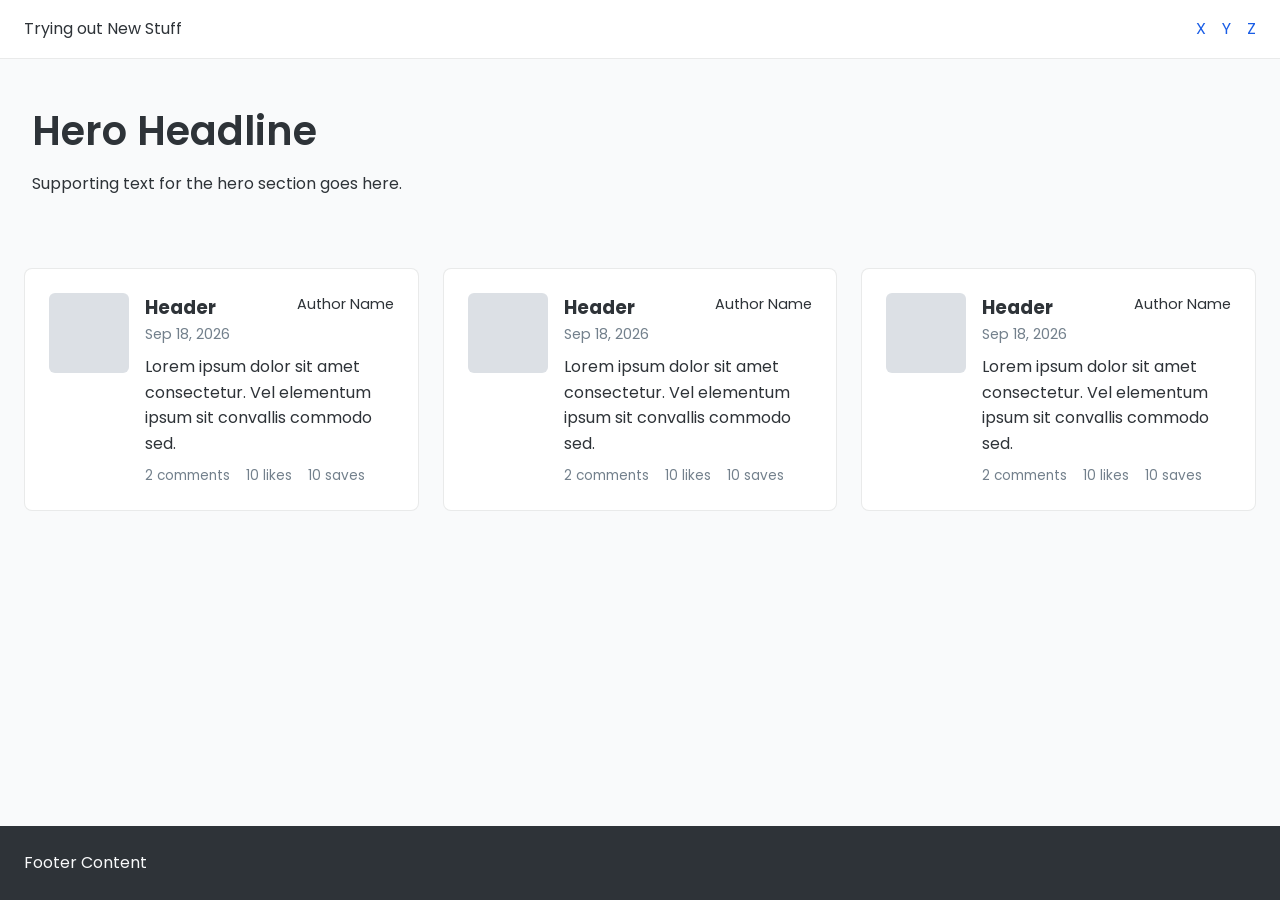
<file: tutorial_2/tutorial_2.html>
<!DOCTYPE html>
<html lang="en">
<head>
  <meta charset="UTF-8">
  <meta name="viewport" content="width=device-width, initial-scale=1.0">
  <title>Tutorial 3: Grid Layout</title>
  <link rel="stylesheet" href="style.css">
</head>
<body class="page-layout">
  <header class="site-header">
    <nav class="header-nav">
      <span class="logo">Trying out New Stuff</span>
      <ul class="nav-links">
        <li><a href="#">X</a></li>
        <li><a href="#">Y</a></li>
        <li><a href="#">Z</a></li>
      </ul>
    </nav>
  </header>

  <main class="hero-section">
    <h1>Hero Headline</h1>
    <p>Supporting text for the hero section goes here.</p>
  </main>

  <section class="list-section">

    <article class="list-item">
      <div class="item-image"></div>
      <div class="item-body">
        <div class="item-row">
          <div>
            <h3>Header</h3>
            <p class="item-date">Sep 18, 2026</p>
          </div>
          <div class="item-author">Author Name</div>
        </div>
        <p>Lorem ipsum dolor sit amet consectetur. Vel elementum ipsum sit convallis commodo sed.</p>
        <div class="item-stats">
          <span>2 comments</span>
          <span>10 likes</span>
          <span>10 saves</span>
        </div>
      </div>
    </article>

    <article class="list-item">
      <div class="item-image"></div>
      <div class="item-body">
        <div class="item-row">
          <div>
            <h3>Header</h3>
            <p class="item-date">Sep 18, 2026</p>
          </div>
          <div class="item-author">Author Name</div>
        </div>
        <p>Lorem ipsum dolor sit amet consectetur. Vel elementum ipsum sit convallis commodo sed.</p>
        <div class="item-stats">
          <span>2 comments</span>
          <span>10 likes</span>
          <span>10 saves</span>
        </div>
      </div>
    </article>

    <article class="list-item">
      <div class="item-image"></div>
      <div class="item-body">
        <div class="item-row">
          <div>
            <h3>Header</h3>
            <p class="item-date">Sep 18, 2026</p>
          </div>
          <div class="item-author">Author Name</div>
        </div>
        <p>Lorem ipsum dolor sit amet consectetur. Vel elementum ipsum sit convallis commodo sed.</p>
        <div class="item-stats">
          <span>2 comments</span>
          <span>10 likes</span>
          <span>10 saves</span>
        </div>
      </div>
    </article>

  </section>

  <footer class="site-footer">
    <p>Footer Content</p>
  </footer>
</body>
</html>
</file>
<file: tutorial_1_letter_styles.css>
/* =====================================================
   TUTORIAL 2: CSS DETECTIVE CHALLENGE
   =====================================================
   
   Add the correct CSS classes to your HTML 
   letter so it matches this styling specification.
   
   Look at each selector below and figure out what HTML
   elements need which classes to make this work
 
   ===================================================== */

/* DOCUMENT FOUNDATION */
.letter-document {
    max-width: 800px;
    margin: 0 auto;
    padding: 2rem;
    font-family: Georgia, 'Times New Roman', serif;
    line-height: 1.6;
    color: #333;
    background-color: #fefefe;
}

/* LETTER HEADER STYLING */
.letter-header {
    border-bottom: 3px solid #2c5aa0;
    margin-bottom: 2rem;
    padding-bottom: 1rem;
}

.sender-info {
    text-align: right;
    background-color: #f8f9fa;
    padding: 1rem;
    border-radius: 8px;
    margin-bottom: 1rem;
}

.letter-date {
    text-align: right;
    font-style: italic;
    color: #666;
    margin-bottom: 2rem;
}

.recipient-info {
    background-color: #e9ecef;
    padding: 1rem;
    border-left: 4px solid #2c5aa0;
    margin-bottom: 1.5rem;
}

/* MAIN CONTENT STYLING */
.letter-subject {
    color: #2c5aa0;
    border-bottom: 2px solid #dee2e6;
    padding-bottom: 0.5rem;
    margin-bottom: 1.5rem;
}

.letter-greeting {
    font-size: 1.2rem;
    font-weight: bold;
    color: #495057;
}

.letter-paragraph {
    margin: 1.5rem 0;
}

/* SECTION STYLING */
.content-section {
    margin: 2rem 0;
    padding: 1rem 0;
    border-top: 1px solid #dee2e6;
}

.section-heading {
    color: #2c5aa0;
    background-color: #f8f9fa;
    padding: 0.5rem 1rem;
    border-left: 4px solid #2c5aa0;
    margin-bottom: 1rem;
}

/* LIST STYLING */
.priority-list {
    background-color: #fff3cd;
    padding: 1rem;
    border-radius: 6px;
    border-left: 4px solid #ffc107;
}

.priority-list li {
    margin-bottom: 0.75rem;
    padding: 0.5rem;
    background-color: white;
    border-radius: 4px;
}

.semester-dates {
    background-color: #d1ecf1;
    padding: 1rem;
    border-radius: 6px;
    border-left: 4px solid #17a2b8;
}

.semester-dates li {
    margin-bottom: 0.5rem;
    font-weight: 500;
}

/* DEFINITION LIST STYLING */
.dance-definitions {
    background-color: #f8d7da;
    padding: 1.5rem;
    border-radius: 8px;
    border-left: 4px solid #dc3545;
}

.dance-term {
    font-weight: bold;
    color: #721c24;
    font-size: 1.1rem;
    margin-top: 1rem;
    margin-bottom: 0.5rem;
}

.dance-definition {
    margin-left: 1rem;
    padding: 0.75rem;
    background-color: white;
    border-radius: 4px;
    margin-bottom: 1rem;
}

/* LETTER CLOSING */
.letter-closing {
    margin-top: 3rem;
    padding-top: 2rem;
    border-top: 2px solid #dee2e6;
}

.closing-phrase {
    font-style: italic;
    margin-bottom: 2rem;
}

.signature {
    font-size: 1.3rem;
    font-weight: bold;
    color: #2c5aa0;
    margin-bottom: 2rem;
}

.university-motto {
    background-color: #e2e3e5;
    padding: 1rem;
    border-radius: 6px;
    text-align: center;
    font-style: italic;
    border: 2px dashed #6c757d;
}

/* LINK STYLING */
.letter-link {
    color: #2c5aa0;
    text-decoration: none;
    border-bottom: 1px dotted #2c5aa0;
}

.letter-link:focus {
    outline: 2px solid #ffc107;
    outline-offset: 2px;
}

/* EMPHASIS AND FORMATTING */
.abbreviation {
    border-bottom: 1px dotted #666;
    cursor: help;
}

.subscript, .superscript {
    font-size: 0.8em;
}

.emphasis {
    background-color: #fff3cd;
    padding: 0.1rem 0.2rem;
    border-radius: 2px;
}

.citation {
    font-style: italic;
    color: #666;
}

.inline-quote {
    font-style: italic;
    color: #2c5aa0;
}

/* RESPONSIVE DESIGN */
@media (max-width: 600px) {
    .letter-document {
        padding: 1rem;
    }
    
    .sender-info,
    .recipient-info {
        padding: 0.75rem;
    }
    
    .letter-subject {
        font-size: 1.3rem;
    }
}
</file>
<file: asst_1_recipe/style.css>
/* INTENTIONALLY UGLY STARTER STYLES */
/* These styles are very, very ugly. */
/* Time to make them attractive, legible, and usable */

/*FONTS*/

@import url('https://fonts.googleapis.com/css2?family=MedievalSharp:wght@400;700&family=EB+Garamond:ital,wght@0,400;0,500;1,400&display=swap');


/*COLOR PALETTE */

:root {
    --cream: #f0e5d0;
    --deep-purple: #321c2c;
    --purple: #4b2e4d;
    --lavender: #7b6485;
    --sage: #5a6147;
    --gold: #c8a85a;
    --dark-blue: #182a3b;
    --soft-blue: #8295a8;
}


/*BASIC RESET IDK GOOGLE SAID ADD THIS*/

* {
    box-sizing: border-box;
    margin: 0;
    padding: 0;
}

html {
    font-size: 20px;
    scroll-behavior: smooth;
}

body {
    min-height: 100vh;
    /*Top Stars that AREN'T WORKING UGHHH*/
    {
        width: 199px;
        height: 65px;

        <svg 
        xmlns="http://www.w3.org/2000/svg" width="199" height="65" viewBox="0 0 199 65" fill="none">
        <path d="M100 0L107.858 22.4569H133.287L112.714 36.3361L120.572 58.7931L100 44.9139L79.4275 58.7931L87.2855 36.3361L66.713 22.4569H92.142L100 0Z" fill="#F2E5CE"/>
        <path d="M164 0L171.858 22.4569H197.287L176.714 36.3361L184.572 58.7931L164 44.9139L143.428 58.7931L151.286 36.3361L130.713 22.4569H156.142L164 0Z" fill="#F2E5CE"/>
        <path d="M35 0L42.858 22.4569H68.287L47.7145 36.3361L55.5725 58.7931L35 44.9139L14.4275 58.7931L22.2855 36.3361L1.71302 22.4569H27.142L35 0Z" fill="#F2E5CE"/>
        </svg>
    }
    /* MY UPLOADED BG IMAGE FROM PINTEREST*/
    background-image:
        linear-gradient(
            rgba(24, 42, 59, 0.15),
            rgba(24, 42, 59, 0.15)
        ),
        url("BG IMAGE FOR WEBSITE.jpg");

    background-size: cover;
    background-position: center;
    background-attachment: fixed;
    background-repeat: no-repeat;

    color: var(--deep-purple);

    font-family: "EB Garamond", serif;

    padding: 40px 20px;
    
}


/* MAIN RECIPE CARD*/

.recipe-container {
    display: grid;

    grid-template-columns: 1fr;

    grid-template-areas:
        "header"
        "meta"
        "description"
        "ingredients"
        "instructions"
        "footer";

    row-gap: 40px;
    width: min(100%, 1400px);
    margin: 0 auto;

    background: var(--cream);
    border: 2px solid var(--gold);
    border-radius: 28px;

    padding: 55px 65px;

    position: relative;
    overflow: hidden;

    box-sizing: border-box;
}

/* Decorative gold line around the card */


/* HEADER */

.recipe-header {
    grid-area: header;

    display: flex;
    flex-direction: column;
    align-items: center;

    width: 100%;

    text-align: center;

    border-bottom: 1px solid rgba(75, 46, 77, 0.35);

    padding-bottom: 25px;
    margin-bottom: 25px;
}



/* title */

.recipe-title {
    width: 100%;
    max-width: 1246px;
    height: auto;
    min-height: 110px;

    padding: 20px 30px;

    margin: 0;

    box-sizing: border-box;

    color: #F2E5CE;
    background: #3C2139;

    border: 24px solid #F2E5CE;
    border-radius: 48px;

    font-family: "MedievalSharp";
    font-size: 56px;
    font-weight: 500;
    line-height: 1.2;

    display: flex;
    align-items: center;
    justify-content: center;

    text-align: center;
}


/*image*/

.recipe-image {
    position: absolute;

    width: 800px;
    height: auto;

    top: 480px;
    right: 150px;

    display: block;

    object-fit: contain;

    z-index: 10;
}


/* DESCRIPTION*/

.recipe-description {
    grid-area: description;

    display: flex;
    justify-content: center;
    align-items: center;

    width: 100%;
    max-width: none;

    margin: 0 auto;

    text-align: center;

    color: var(--deep-purple);

    font-family: "EB Garamond", serif;

    font-size: 1rem;

    line-height: 1.7;
}

.recipe-description p {
    width: 100%;
    max-width: 1000px;

    margin: 0 auto;

    text-align: center;
}


/* meta info*/

.recipe-meta {

    grid-area: meta;

    display: flex;
    flex-wrap: nowrap;
    justify-content: center;
    align-items: center;

    width: 100%;

    gap: 8px 18px;
}


.meta-item {
    padding-right: 18px;

    border-right: 1px solid rgba(75, 46, 77, 0.35);
}

.meta-item:last-child {
    border-right: none;
}

.meta-item strong {
    color: var(--purple);
    margin-right: 6px;
}


/* INGREDIENTS AND STUFF */

.ingredients-section {
    grid-area: ingredients;

    display: flex;
    flex-direction: column;
    align-items: flex-start;
    justify-content: space-between;

    gap: 12px;

    margin-top: 0px;
}

.instructions-section {
    grid-area: instructions;

    width: 100%;

    display: flex;
    flex-direction: column;
    align-items: flex-start;

    margin-top: 80px;
}


/* Section headings */

.ingredients-section h2,
.instructions-section h2 {
    color: var(--purple);

    font-family: "MedievalSharp", serif;

    font-size: clamp(1.5rem, 3vw, 2.1rem);

    font-weight: 700;

    margin-bottom: 15px;

    display: flex;
    align-items: center;

    gap: 0px;
}


.ingredients-section h2::before,
.instructions-section h2::before {
    content: "✦";

    color: var(--gold);

    font-size: 1rem;
}


/* INGREDIENTS */

.ingredients-list {
    list-style: none;

    display: flex;
    flex-direction: column;

    gap: 7px;

    padding-left: 5px;
}


.ingredients-list li {
    position: relative;

    padding-left: 20px;

    color: var(--deep-purple);

    font-family: "EB Garamond", serif;

    font-size: 0.95rem;

    line-height: 1.5;
}


.ingredients-list li::before {
    content: "✧";

    position: absolute;

    left: 0;

    color: var(--gold);

    font-size: 0.9rem;
}


/* INSTRUCTIONS */

.instructions-list {
    list-style: none;

    counter-reset: recipe-step;

    display: flex;
    flex-direction: column;

    gap: 14px;
}


.instruction-step {
    counter-increment: recipe-step;
    position: relative;
    padding-left: 45px;
    color: var(--deep-purple);
    font-family: "EB Garamond", serif;
    font-size: 0.95 rem;
    line-height: 1.65;
}


/* Number circles */

.instruction-step::before {
    content: counter(recipe-step);

    position: absolute;

    left: 0;
    top: 0;

    width: 28px;
    height: 28px;

    display: flex;
    align-items: center;
    justify-content: center;

    border: 1px solid var(--gold);
    border-radius: 50%;

    color: var(--purple);

    font-family: "EB Garamond", serif;

    font-size: 0.95rem;

    font-weight: 700;
}


.instruction-step strong {
    color: var(--purple);

    font-family: "EB Garamond", serif;
}


/*FOOTER*/

.recipe-footer {
    grid-area: footer;
    margin-top: 40px;
    padding-top: 20px;
    border-top: 1px solid rgba(75, 46, 77, 0.35);
    text-align: center;
    color: var(--lavender);
    font-family: "EB Garamond", serif;
    font-size: 0.58rem;
    line-height: 1.7;
}


.recipe-footer p + p {
    margin-top: 5px;
}



body > div:last-child {
    display: none;
}

@media (max-width: 768px) {

    .recipe-container {
        padding: 25px 20px;   /* was: 55px 65px — too wide for a phone */
    }

    .recipe-title {
        font-size: 28px;      /* was: 56px — was overflowing the box */
        min-height: auto;
        padding: 14px 16px;
        border-width: 12px;   /* was: 24px — scales the border down too */
    }

    .recipe-image {
        position: static;     /* was: absolute — was flying off to the side */
        width: 200px;
        top: auto;
        right: auto;
        margin: 20px auto 0;
        z-index: auto;
    }

    .recipe-meta {
        flex-wrap: wrap;       /* was: nowrap — was forcing horizontal scroll */
        justify-content: center;
        gap: 10px 14px;
    }

    .meta-item {
        padding-right: 12px;
    }

    .recipe-description p {
        max-width: 100%;
        padding: 0 4px;
    }

    html {
        font-size: 16px;      /* was: 18-20px — scales all your rem-based text down */
    }
}
</file>
<file: tutorial 4/style.css>
/* =====================================================
   TUTORIAL 4: JAVASCRIPT FUNDAMENTALS
   Reinforcing: CSS variables, grid, flexbox
   ===================================================== */

:root {
    /* color */
    --color-bg: #660033;
    --color-card: #ffffff;
    --color-text: #1a1917;
    --color-muted: #433d34;
    --color-border: #cccccc;
    --color-accent: #fcd44b;

    --color-yes: #4a90a4;
    --color-yes-light: hsl(195, 38%, 92%);
    /* derived */
    --color-no: #e55a5a;
    --color-no-light: hsl(0, 70%, 93%);
    /* derived from red, same method */

    --color-task-bg: #fcfcfc;
    --color-task-border: #cccccc;
    --color-stretch: #fff9d8;

    /* spacing */
    --space-xs: 0.375rem;
    --space-sm: 0.625rem;
    --space-md: 1rem;
    --space-lg: 1.75rem;
    --space-xl: 2.5rem;

    /* shape */
    --radius: 0.75rem;
    --radius-sm: 0.375rem;
}

/* ── reset ──────────────────────────────────────────── */
*,
*::before,
*::after {
    box-sizing: border-box;
    margin: 0;
    padding: 0;
}

body {
    font-family: Georgia, serif;
    background: var(--color-bg);
    color: var(--color-text);
    min-height: 100vh;
    padding: var(--space-lg);
    line-height: 1.6;
}

/* ── page layout: card + tasks side by side ─────────── */
.page {
    display: grid;
    justify-content: center;
    max-width: 72rem;
    margin: 0 auto;
    min-height: calc(100vh - 2 * var(--space-lg));
    align-content: center;
}

@media (max-width: 52rem) {
    .page {
        grid-template-columns: 1fr;
    }
}

/* ── RSVP card ──────────────────────────────────────── */
.card {
    background: var(--color-card);
    border: 1px solid var(--color-border);
    border-radius: var(--radius);
    padding: var(--space-xl);
    display: grid;
    gap: var(--space-lg);
    position: sticky;
    top: var(--space-lg);
}

.event-header {
    display: grid;
    gap: var(--space-xs);
    padding-bottom: var(--space-lg);
    border-bottom: 1px solid var(--color-border);
}

.event-title {
    font-size: 1.5rem;
    font-weight: normal;
}

.event-meta {
    font-size: 0.9rem;
}

/* ── inputs ─────────────────────────────────────────── */
.field,
.guest-field {
    display: grid;
    gap: var(--space-sm);
}

label {
    font-size: 0.8rem;
    text-transform: uppercase;
    letter-spacing: 0.05em;
    color: var(--color-muted);
    font-family: system-ui, sans-serif;
}

input {
    border: 1px solid var(--color-border);
    border-radius: var(--radius-sm);
    padding: var(--space-sm) var(--space-md);
    font-family: inherit;
    font-size: 1rem;
    color: var(--color-text);
    width: 100%;
    background: var(--color-card);
}

input:focus {
    outline: 2px solid var(--color-accent);
    outline-offset: 2px;
    border-color: transparent;
}

/* ── yes / no buttons ───────────────────────────────── */
.rsvp-buttons {
    display: flex;
    gap: var(--space-md);
}

.btn {
    flex: 1;
    padding: var(--space-sm) var(--space-md);
    border: 2px solid var(--color-border);
    border-radius: var(--radius-sm);
    background: var(--color-card);
    font-family: inherit;
    font-size: 1rem;
    cursor: pointer;
    color: var(--color-text);
    white-space: nowrap;
    transition: background 0.15s ease, border-color 0.15s ease, color 0.15s ease;
}

.btn:hover {
    border-color: var(--color-muted);
}

/* active states — JS adds/removes the .active class */
.btn-yes.active {
    background: var(--color-yes-light);
    border-color: var(--color-yes);
    color: var(--color-yes);
}

.btn-no.active {
    background: var(--color-no-light);
    border-color: var(--color-no);
    color: var(--color-no);
}

/* ── response messages ──────────────────────────────── */
.confirmation {
    background: var(--color-yes-light);
    color: var(--color-yes);
    border-radius: var(--radius-sm);
    padding: var(--space-md);
    font-size: 0.95rem;
    line-height: 1.5;
}

.confirmation.warning {
    background: #f3d9e4;
    color: #6b1e3d;
}

.regret {
    background: var(--color-no-light);
    color: var(--color-no);
    border-radius: var(--radius-sm);
    padding: var(--space-md);
    font-size: 0.95rem;
}

/* ── utility ─────────────────────────────────────────── */
.hidden {
    display: none;
}

/* ── tasks panel ─────────────────────────────────────── */
.tasks-panel {
    display: grid;
    gap: var(--space-lg);
    font-family: system-ui, sans-serif;
}

.tasks-panel h2 {
    font-size: 1.3rem;
    font-weight: 600;
    background: var(--color-accent);
    padding: 0.2rem 1rem;
}

.tasks-panel .intro {
    font-size: 0.95rem;
}

.task-group {
    background: var(--color-task-bg);
    border: 1px solid var(--color-task-border);
    border-radius: var(--radius-sm);
    padding: var(--space-lg);
    display: grid;
    gap: var(--space-sm);
}

.task-group h3 {
    font-size: 0.95rem;
    font-weight: 600;
    text-transform: uppercase;
    letter-spacing: 0.04em;
    color: var(--color-text);

    border-left: 0.8rem solid var(--color-accent);
    padding-left: 0.6rem;
}

.task-group p {
    font-size: 0.9rem;
    color: var(--color-muted);
    line-height: 1.6;
}

.task-group code {
    font-family: "Monaco", "Menlo", monospace;
    font-size: 0.85em;
    background: rgba(0, 0, 0, 0.06);
    padding: 0.1em 0.35em;
    border-radius: 0.2rem;
    color: var(--color-text);
}

.task-stretch {
    background: var(--color-stretch);
    border-color: #e6c84a;
}
</file>
<file: tutorial_2/style.css>
/* ===========================================
   TUTORIAL 3: CSS GRID LAYOUT
   
   Your tasks:
   1. Define the page grid on .page-layout
   2. Assign grid-area to each section
   3. Make .list-section items flow with Flexbox
   4. Add mobile breakpoint under 48rem
   =========================================== */

/* External font - Montserrat */
@import url('https://fonts.googleapis.com/css2?family=Poppins:wght@400;600&display=swap');

:root {
  /* Spacing scale */
  --spacing-xs: 0.25rem;
  --spacing-sm: 0.5rem;
  --spacing-md: 1rem;
  --spacing-lg: 1.5rem;
  --spacing-xl: 2rem;
  
  /* Colors - customize these */
  --color-bg: hsl(210, 20%, 98%);
  --color-surface: hsl(0, 0%, 100%);
  --color-text: hsl(210, 10%, 20%);
  --color-text-muted: hsl(210, 10%, 50%);
  --color-accent: hsl(220, 80%, 50%);
  --color-border: hsla(210, 10%, 20%, 0.1);
  
  /* Typography */
  --font-body: 'Poppins', system-ui, sans-serif;
  --font-display: 'Poppins', system-ui, sans-serif; /* Change this */
}

/* Reset */
*, *::before, *::after {
  box-sizing: border-box;
  margin: 0;
}

body {
  font-family: var(--font-body);
  background: var(--color-bg);
  color: var(--color-text);
  line-height: 1.6;
}

/* ===========================================
   TASK 1: PAGE GRID STRUCTURE
   
   Define your grid here. You need:
   - grid-template-areas for the layout map
   - grid-template-columns for column widths
   - grid-template-rows for row heights
   - min-height: 100vh to fill the viewport
   - gap for spacing between regions
   =========================================== */

.page-layout {
  display: grid;
  grid-template-areas:
    "header"
    "hero"
    "list"
    "footer";
  grid-template-columns: 1fr;
  grid-template-rows: auto auto 1fr auto;  /* ✅ 1fr on the list row again */
  min-height: 100vh;
  gap: var(--spacing-md);
}

/* ===========================================
   TASK 2: ASSIGN GRID AREAS
   
   Connect each section to its named area
   =========================================== */

.site-header {
  grid-area: header;
  background: var(--color-surface);
  padding: var(--spacing-md) var(--spacing-lg);
  border-bottom: 1px solid var(--color-border);
}

.hero-section {
  grid-area: hero;
  padding: var(--spacing-xl);
}

.list-section {
  grid-area: list;
  padding: var(--spacing-lg);
  align-self: start;
}

.site-footer {
  grid-area: footer;
  background: var(--color-text);
  color: var(--color-bg);
  padding: var(--spacing-lg);
}

/* ===========================================
   TASK 3: FLEXBOX FOR COMPONENTS
   
   Use Flexbox to arrange items WITHIN grid regions
   =========================================== */

.header-nav {
  display: flex;
  justify-content: space-between;
  align-items: center;
}

.nav-links {
  display: flex;
  gap: var(--spacing-md);
  list-style: none;
  padding: 0;
}

/* Make list items flow horizontally on large screens */
.list-section {
  display: flex;
  flex-direction: row;
  flex-wrap: wrap;
  gap: var(--spacing-lg);
}

.list-item {
  background: var(--color-surface);
  padding: var(--spacing-lg);
  border-radius: 0.5rem;
  border: 1px solid var(--color-border);
  display: flex;
  gap: var(--spacing-md);
  flex: 1 1 20rem;
}

.item-image {
  flex: 0 0 5rem;
  width: 5rem;
  height: 5rem;
  border-radius: 0.375rem;
  background: hsl(210, 15%, 88%);
}

.item-body {
  flex: 1;
  display: flex;
  flex-direction: column;
  gap: var(--spacing-sm);
  min-width: 0;
}

.item-row {
  display: flex;
  justify-content: space-between;
  align-items: flex-start;
  gap: var(--spacing-md);
  flex-wrap: wrap;
}

.item-date {
  color: var(--color-text-muted);
  font-size: 0.9rem;
}

.item-author {
  display: flex;
  align-items: center;
  gap: var(--spacing-xs);
  font-size: 0.9rem;
  white-space: nowrap;
}

.item-stats {
  display: flex;
  flex-wrap: wrap;
  gap: var(--spacing-md);
  font-size: 0.85rem;
  color: var(--color-text-muted);
  margin-top: auto;
}

/* ===========================================
   TASK 4: RESPONSIVE BREAKPOINT
   
   Under 48rem:
   - Stack all grid regions vertically
   - List items should stack vertically too
   =========================================== */

@media (max-width: 48rem) {
  .page-layout {
    grid-template-areas:
      "header"
      "hero"
      "list"
      "footer";
    grid-template-columns: 1fr;
  }
  
  .list-section {
    flex-direction: column;
  }
  
  .list-item {
    flex: 1 1 100%;
  }
}

/* ===========================================
   TYPOGRAPHY (provided)
   =========================================== */

h1 {
  font-family: var(--font-display);
  font-size: 2.5rem;
  font-weight: 600;
  line-height: 1.2;
  margin-bottom: var(--spacing-md);
}

a {
  color: var(--color-accent);
  text-decoration: none;
}

a:hover {
  text-decoration: underline;
}
</file>
<file: tutorial_5/style.css>
/* =====================================================
   TUTORIAL 5: ARRAY METHODS FOR DATA
   Consistent styling with previous tutorials
   ===================================================== */

/* ROOT VARIABLES */
:root {
    --primary-color: #0b4d2c;       /* deep green */
    --text-color: #0b4d2c;          /* deep green */
    --background-color: #ffe0ea;    /* light pink */
    --card-background: #fff2f6;     /* lighter pink */
    --border-color: #e8b4c4;
    --shadow: 0 0.125rem 0.25rem rgba(11, 77, 44, 0.15);
    --border-radius: 0.5rem;
    --spacing-sm: 0.5rem;
    --spacing-md: 1rem;
    --spacing-lg: 1.5rem;
    --spacing-xl: 2rem;
}

* {
    box-sizing: border-box;
}

body {
    font-family: system-ui, -apple-system, sans-serif;
    margin: 0;
    padding: var(--spacing-md);
    background: var(--background-color);
    color: var(--text-color);
    line-height: 1.6;
}

.container {
    max-width: 50rem;
    margin: 0 auto;
}

header {
    text-align: center;
    margin-bottom: var(--spacing-xl);
    padding: var(--spacing-xl);
    background: var(--card-background);
    border-radius: var(--border-radius);
    box-shadow: var(--shadow);
}

header h1 {
    color: var(--text-color);
    margin-bottom: var(--spacing-sm);
}

header p {
    font-size: 1.1rem;
    margin: 0;
}

.method-section {
    background: var(--card-background);
    margin-bottom: var(--spacing-lg);
    padding: var(--spacing-xl);
    border-radius: var(--border-radius);
    box-shadow: var(--shadow);
    border-left: 0.25rem solid var(--primary-color);
}

.method-section h2 {
    color: var(--text-color);
    margin-top: 0;
    margin-bottom: var(--spacing-sm);
}

.method-section p {
    margin-bottom: var(--spacing-lg);
    color: var(--text-color);
}

code {
    background: var(--background-color);
    padding: 0.125rem 0.25rem;
    border-radius: 0.25rem;
    font-family: 'Courier New', monospace;
    font-size: 0.875rem;
    color: var(--text-color);
}

.demo-area {
    background: var(--background-color);
    padding: var(--spacing-lg);
    border-radius: var(--border-radius);
    border: 2px dashed var(--border-color);
    margin-bottom: var(--spacing-md);
}

.method-button {
    background: var(--primary-color);
    color: var(--card-background);
    border: none;
    padding: var(--spacing-sm) var(--spacing-lg);
    border-radius: var(--border-radius);
    cursor: pointer;
    font-size: 1rem;
    font-weight: bold;
    transition: all 0.2s ease;
    display: block;
    margin-bottom: var(--spacing-md);
}

.method-button:hover {
    background: #08371f;
    transform: translateY(-1px);
}

.method-button:focus {
    outline: 2px solid var(--primary-color);
    outline-offset: 2px;
}

.result-area {
    background: var(--card-background);
    border: 2px solid var(--border-color);
    border-radius: var(--border-radius);
    padding: var(--spacing-md);
    min-height: 6rem;
    max-height: 20rem;
    overflow-y: auto;
}

.placeholder {
    font-style: italic;
    text-align: center;
    margin: var(--spacing-md) 0;
    opacity: 0.7;
}

.restaurant-item {
    padding: var(--spacing-sm);
    border-bottom: 1px solid var(--border-color);
    margin-bottom: var(--spacing-sm);
}

.restaurant-item:last-child {
    border-bottom: none;
    margin-bottom: 0;
}

.restaurant-name {
    font-weight: bold;
}

.restaurant-cuisine {
    font-size: 0.9rem;
}

.restaurant-rating {
    font-weight: bold;
}

.restaurant-price {
    color: var(--text-color);          
    background: var(--background-color);
    padding: 0.125rem 0.25rem;
    border-radius: 0.25rem;
    font-size: 0.8rem;
    display: inline-block;
}

.name-list {
    list-style: none;
    padding: 0;
    margin: 0;
}

.name-list li {
    padding: var(--spacing-sm);
    border-bottom: 1px solid var(--border-color);
    transition: background-color 0.2s;
}

.name-list li:hover {
    background: var(--background-color);
}

.name-list li:last-child {
    border-bottom: none;
}

.found-restaurant {
    background: var(--primary-color);
    color: var(--card-background);
    padding: var(--spacing-md);
    border-radius: var(--border-radius);
    text-align: center;
}

.found-restaurant .restaurant-name {
    font-size: 1.2rem;
    margin-bottom: var(--spacing-sm);
}

.explanation {
    background: var(--background-color);
    padding: var(--spacing-md);
    border-radius: var(--border-radius);
    border-left: 0.25rem solid var(--primary-color);
}

.explanation p {
    margin: 0;
    font-style: italic;
}

.tutorial-instructions {
    background: var(--card-background);
    padding: var(--spacing-xl);
    border-radius: var(--border-radius);
    box-shadow: var(--shadow);
    border-left: 0.25rem solid var(--primary-color);
}

.tutorial-instructions h2 {
    margin-top: 0;
}

.tutorial-instructions h3 {
    margin-top: var(--spacing-lg);
    margin-bottom: var(--spacing-sm);
}

.tutorial-instructions ol li {
    margin-bottom: var(--spacing-sm);
}

.tutorial-instructions ul li {
    margin-bottom: 0.25rem;
}

@media (max-width: 48rem) {
    .container {
        padding: var(--spacing-sm);
    }

    .method-section {
        padding: var(--spacing-md);
    }

    .demo-area {
        padding: var(--spacing-md);
    }

    .result-area {
        max-height: 15rem;
    }
}
</file>
<file: tutorial_6/style.css>
/* =====================================================
   TUTORIAL 6: FROM CALLBACKS TO FETCH TO ASYNC/AWAIT
   Consistent styling with previous tutorials + async states
   ===================================================== */

/* ROOT VARIABLES */
:root {
    --primary-color: #722F37;
    --secondary-color: #28a745;
    --warning-color: #ffc107;
    --error-color: #dc3545;
    --background-color: #f8f9fa;
    --card-background: #ffffff;
    --text-color: #333;
    --border-color: #ddd;
    --shadow: 0 0.125rem 0.25rem rgba(0, 0, 0, 0.1);
    --border-radius: 0.5rem;
    --spacing-sm: 0.5rem;
    --spacing-md: 1rem;
    --spacing-lg: 1.5rem;
    --spacing-xl: 2rem;
}

/* BASE STYLES */
* {
    box-sizing: border-box;
}

body {
    font-family: system-ui, -apple-system, sans-serif;
    margin: 0;
    padding: var(--spacing-md);
    background: var(--background-color);
    color: var(--text-color);
    line-height: 1.6;
}

.container {
    max-width: 50rem;
    margin: 0 auto;
}

/* HEADER */
header {
    text-align: center;
    margin-bottom: var(--spacing-xl);
    padding: var(--spacing-xl);
    background: var(--card-background);
    border-radius: var(--border-radius);
    box-shadow: var(--shadow);
}

header h1 {
    color: var(--primary-color);
    margin-bottom: var(--spacing-sm);
}

header p {
    color: #666;
    font-size: 1.1rem;
    margin: 0;
}

/* STATUS SECTION - New for Tutorial 6 */
.status-section {
    background: var(--card-background);
    margin-bottom: var(--spacing-lg);
    padding: var(--spacing-xl);
    border-radius: var(--border-radius);
    box-shadow: var(--shadow);
    border-left: 0.25rem solid var(--warning-color);
}

.status-section h2 {
    color: var(--warning-color);
    margin-top: 0;
    margin-bottom: var(--spacing-md);
}

.status-display {
    background: #fff3cd;
    border: 2px solid var(--warning-color);
    border-radius: var(--border-radius);
    padding: var(--spacing-md);
    margin-bottom: var(--spacing-md);
    text-align: center;
}

.status-message {
    margin: 0;
    font-weight: bold;
    color: #856404;
}

/* LOADING STATES */
.status-display.loading {
    background: #cce7ff;
    border-color: var(--primary-color);
    animation: pulse 1.5s ease-in-out infinite;
}

.status-display.loading .status-message {
    color: var(--primary-color);
}

.status-display.success {
    background: #d4edda;
    border-color: var(--secondary-color);
}

.status-display.success .status-message {
    color: #155724;
}

.status-display.error {
    background: #f8d7da;
    border-color: var(--error-color);
}

.status-display.error .status-message {
    color: #721c24;
}

/* PULSE ANIMATION FOR LOADING */
@keyframes pulse {
    0% { opacity: 1; }
    50% { opacity: 0.7; }
    100% { opacity: 1; }
}

/* LOAD BUTTON */
.load-button {
    background: var(--warning-color);
    color: #212529;
    border: none;
    padding: var(--spacing-sm) var(--spacing-lg);
    border-radius: var(--border-radius);
    cursor: pointer;
    font-size: 1rem;
    font-weight: bold;
    transition: all 0.2s ease;
    display: block;
    width: 100%;
}

.load-button:hover {
    background: #e0a800;
    transform: translateY(-1px);
}

.load-button:disabled {
    background: #6c757d;
    cursor: not-allowed;
    transform: none;
}

/* METHOD SECTIONS - Same as Tutorial 5 */
.method-section {
    background: var(--card-background);
    margin-bottom: var(--spacing-lg);
    padding: var(--spacing-xl);
    border-radius: var(--border-radius);
    box-shadow: var(--shadow);
    border-left: 0.25rem solid var(--primary-color);
}


.method-section h2 {
    color: var(--primary-color);
    margin-top: 0;
    margin-bottom: var(--spacing-sm);
}


.method-section p {
    margin-bottom: var(--spacing-lg);
    color: #666;
}

.method-section code {
    background: #f8f9fa;
    padding: 0.125rem 0.25rem;
    border-radius: 0.25rem;
    font-family: 'Courier New', monospace;
    font-size: 0.875rem;
    color: var(--primary-color);
}

/* DEMO AREAS */
.demo-area {
    background: #f8f9fa;
    padding: var(--spacing-lg);
    border-radius: var(--border-radius);
    border: 2px dashed var(--border-color);
    margin-bottom: var(--spacing-md);
}

/* BUTTONS */
.method-button {
    background: var(--primary-color);
    color: white;
    border: none;
    padding: var(--spacing-sm) var(--spacing-lg);
    border-radius: var(--border-radius);
    cursor: pointer;
    font-size: 1rem;
    font-weight: bold;
    transition: all 0.2s ease;
    display: block;
    margin-bottom: var(--spacing-md);
}

.method-button:hover:not(:disabled) {
    background: #005a87;
    transform: translateY(-1px);
}

.method-button:focus {
    outline: 2px solid var(--secondary-color);
    outline-offset: 2px;
}

.method-button:disabled {
    background: #6c757d;
    cursor: not-allowed;
    transform: none;
    opacity: 0.6;
}



/* RESULT AREAS - Same as Tutorial 5 */
.result-area {
    background: white;
    border: 2px solid var(--border-color);
    border-radius: var(--border-radius);
    padding: var(--spacing-md);
    min-height: 6rem;
    max-height: 20rem;
    overflow-y: auto;
}

.placeholder {
    color: #666;
    font-style: italic;
    text-align: center;
    margin: var(--spacing-md) 0;
}

/* RESULT CONTENT STYLING - Same as Tutorial 5 */






/* LIST STYLES FOR MAP RESULTS */




/* ERROR DISPLAY STYLES */

/* EXPLANATIONS */
.explanation {
    background: #e8f5e8;
    padding: var(--spacing-md);
    border-radius: var(--border-radius);
    border-left: 0.25rem solid var(--secondary-color);
}

.explanation p {
    margin: 0;
    font-style: italic;
    color: #155724;
}

/* TUTORIAL INSTRUCTIONS */
.tutorial-instructions {
    background: white;
    padding: var(--spacing-xl);
    border-radius: var(--border-radius);
    box-shadow: var(--shadow);
    border-left: 0.25rem solid var(--secondary-color);
}

.tutorial-instructions h2 {
    color: var(--secondary-color);
    margin-top: 0;
}

.tutorial-instructions h3 {
    color: var(--primary-color);
    margin-top: var(--spacing-lg);
    margin-bottom: var(--spacing-sm);
}

.tutorial-instructions code {
    background: #f8f9fa;
    padding: 0.125rem 0.25rem;
    border-radius: 0.25rem;
    font-family: 'Courier New', monospace;
    font-size: 0.875rem;
    color: var(--primary-color);
}

.tutorial-instructions ol li {
    margin-bottom: var(--spacing-sm);
}

.tutorial-instructions ul li {
    margin-bottom: 0.25rem;
}

/* TUTORIAL 6 PARTS */
.tutorial-instructions {
    margin-bottom: var(--spacing-xl);
}


.demo-area h3 {
    margin: 0 0 var(--spacing-sm);
    font-size: 1rem;
}


/* What ran, in order, with the time since the button was clicked */
.event-log {
    margin: var(--spacing-sm) 0 0;
    padding-left: 1.5rem;
    font-family: 'Courier New', monospace;
    font-size: 0.875rem;
}

.event-log li {
    padding: 0.125rem 0;
}

.log-time {
    color: #6c757d;
}

.big-output {
    margin: var(--spacing-sm) 0 0;
    font-size: 1.25rem;
    font-weight: 600;
}


.count-table {
    width: 100%;
    margin-top: var(--spacing-sm);
    border-collapse: collapse;
}

.count-table caption {
    caption-side: top;
    text-align: left;
    font-weight: 600;
    padding-bottom: var(--spacing-sm);
}

.count-table th,
.count-table td {
    padding: 0.35rem 0.5rem;
    border-bottom: 1px solid var(--border-color);
    text-align: left;
}

.count-table td {
    text-align: right;
}

/* RESPONSIVE DESIGN */
@media (max-width: 48rem) {
    .container {
        padding: var(--spacing-sm);
    }
    
    .method-section,
    .status-section {
        padding: var(--spacing-md);
    }
    
    .demo-area {
        padding: var(--spacing-md);
    }
    
    .result-area {
        max-height: 15rem;
    }
}

:root {
    --background-color: #faf5f6;
}

/* "Your Tasks" card burgundy instead of green */
.tutorial-instructions {
    border-left: 0.25rem solid var(--primary-color);
}

.tutorial-instructions h2 {
    color: var(--primary-color);
}

/* async/await button burgundy instead of yellow */
.load-button {
    background: var(--primary-color);
    color: white;
}

.load-button:hover {
    background: #5a232a;
    transform: translateY(-1px);
}
</file>
